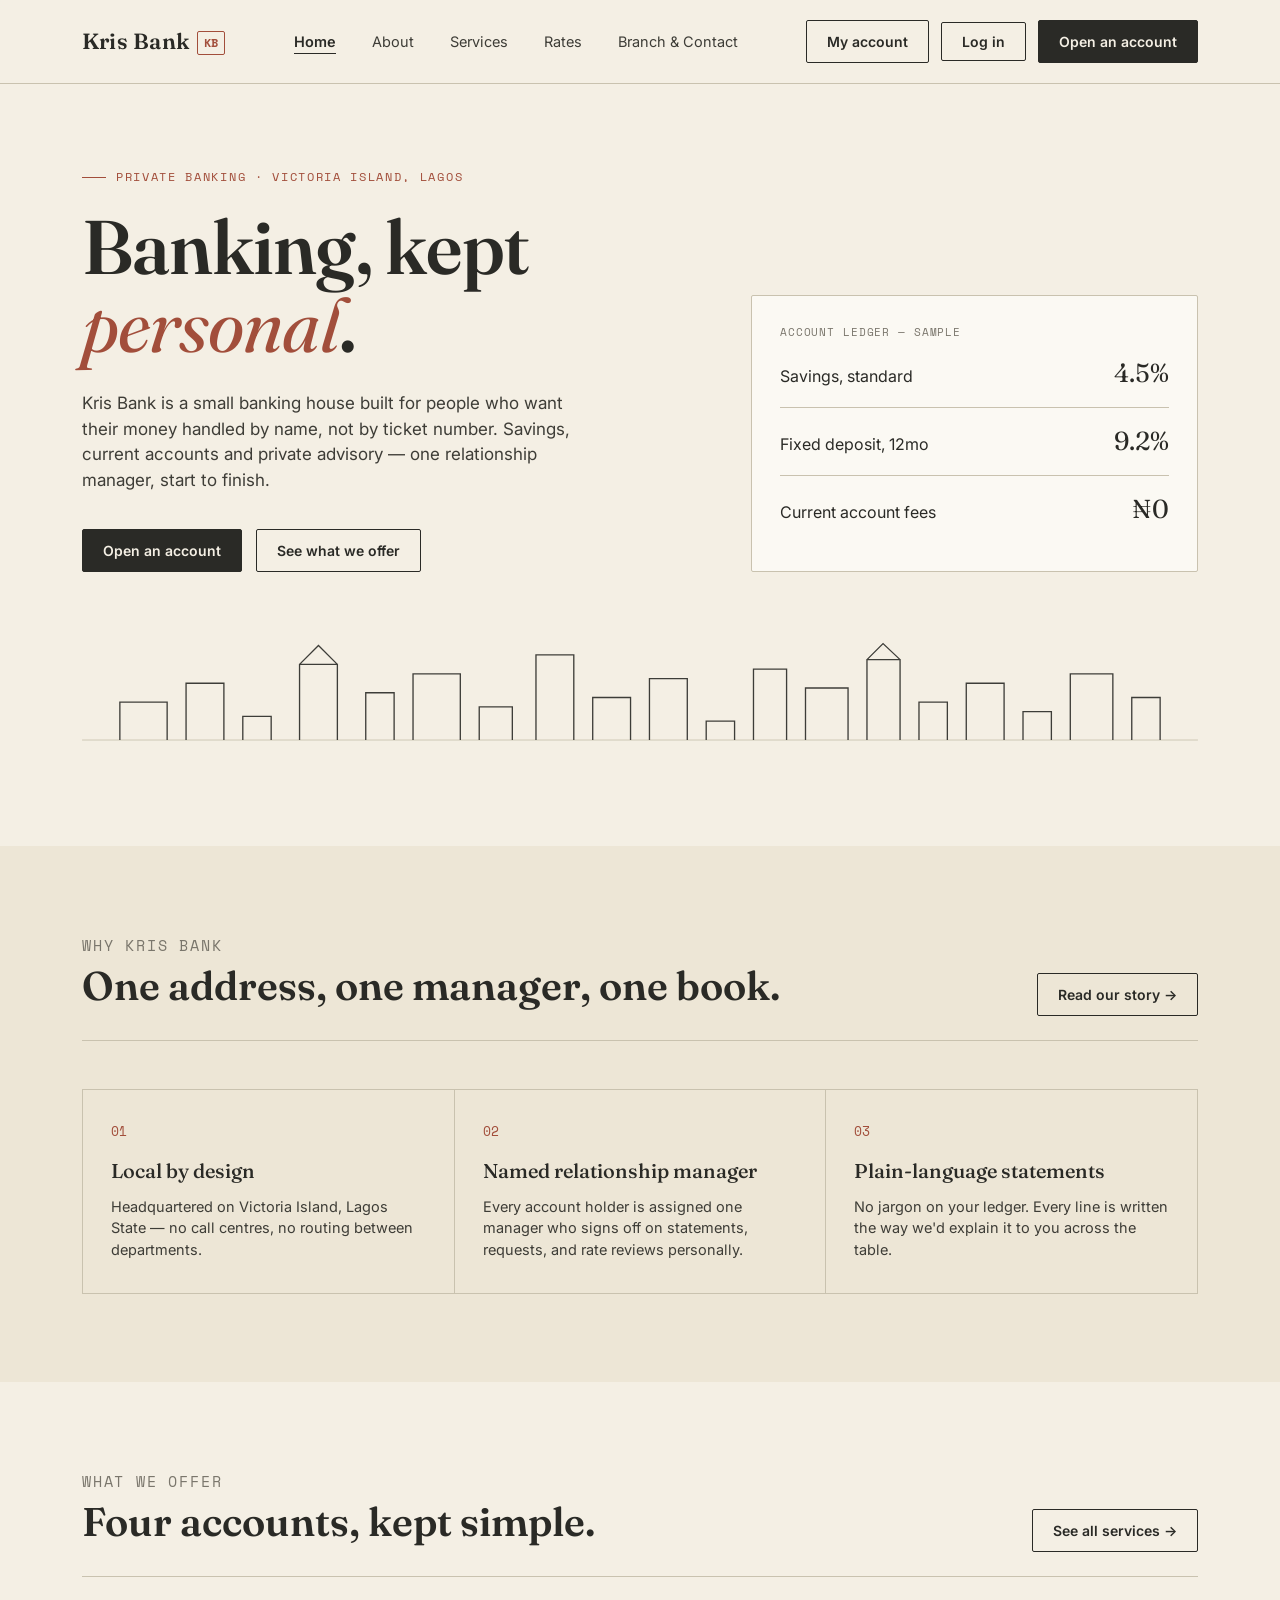
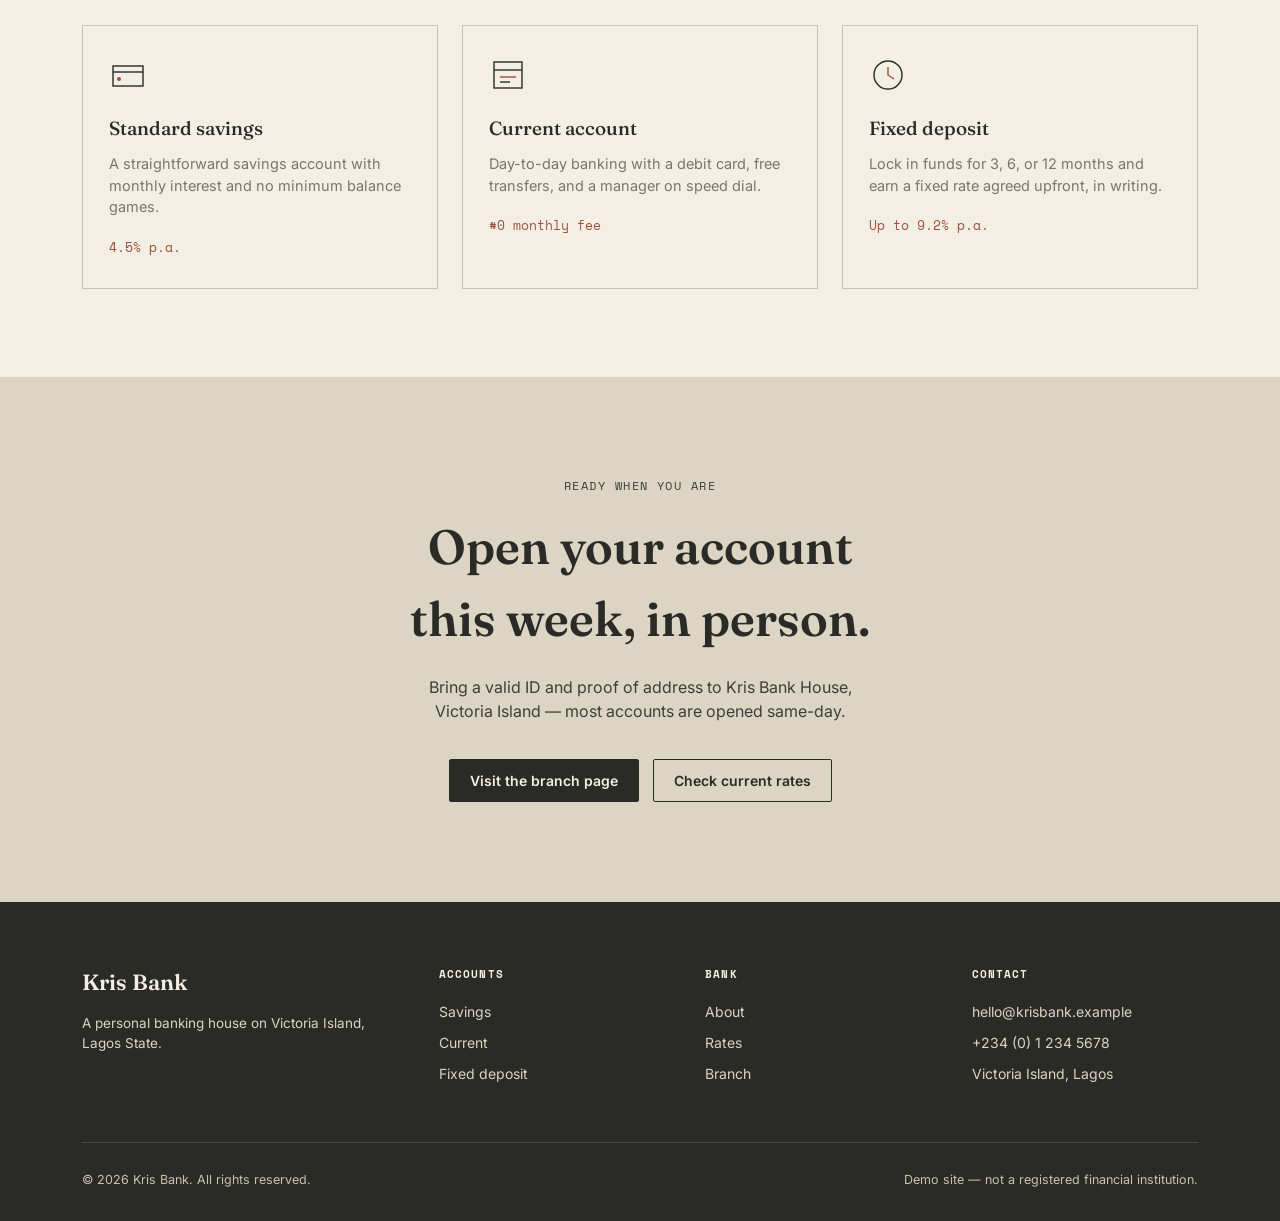
<file: index.html>
<!DOCTYPE html>
<html lang="en">
<head>
<meta charset="UTF-8">
<meta name="viewport" content="width=device-width, initial-scale=1.0">
<title>Kris Bank — Private Banking, Victoria Island</title>
<meta name="description" content="Kris Bank is a personal banking house in Victoria Island, Lagos. Savings, current accounts and private banking built around one relationship at a time.">
<link rel="preconnect" href="https://fonts.googleapis.com">
<link href="https://fonts.googleapis.com/css2?family=Fraunces:opsz,wght@9..144,400;9..144,500;9..144,600;9..144,700&family=Inter:wght@400;500;600&family=Space+Mono:wght@400;700&display=swap" rel="stylesheet">
<link rel="stylesheet" href="style.css">
</head>
<body>

<header>
  <nav>
    <a href="index.html" class="logo">Kris Bank <span class="mark">KB</span></a>
    <ul class="nav-links">
      <li><a href="index.html" class="active">Home</a></li>
      <li><a href="about.html">About</a></li>
      <li><a href="services.html">Services</a></li>
      <li><a href="rates.html">Rates</a></li>
      <li><a href="contact.html">Branch &amp; Contact</a></li>
    </ul>
    <div class="nav-cta">
      <a href="dashboard.html" class="btn btn-ghost">My account</a>
      <button class="btn btn-ghost" id="openLogin">Log in</button>
      <a href="contact.html" class="btn btn-primary">Open an account</a>
    </div>
    <button class="menu-toggle" id="menuToggle" aria-label="Toggle menu">MENU</button>
  </nav>
</header>

<main>

  <!-- HERO -->
  <section class="hero">
    <div class="wrap">
      <div class="hero-grid">
        <div>
          <p class="eyebrow">Private banking · Victoria Island, Lagos</p>
          <h1>Banking, kept <em>personal</em>.</h1>
          <p class="hero-sub">Kris Bank is a small banking house built for people who want their money handled by name, not by ticket number. Savings, current accounts and private advisory — one relationship manager, start to finish.</p>
          <div class="hero-actions">
            <a href="contact.html" class="btn btn-primary">Open an account</a>
            <a href="services.html" class="btn btn-ghost">See what we offer</a>
          </div>
        </div>
        <div class="hero-panel">
          <p class="label">Account ledger — sample</p>
          <div class="hero-stat">
            <span>Savings, standard</span>
            <span class="num">4.5%</span>
          </div>
          <div class="hero-stat">
            <span>Fixed deposit, 12mo</span>
            <span class="num">9.2%</span>
          </div>
          <div class="hero-stat">
            <span>Current account fees</span>
            <span class="num">₦0</span>
          </div>
        </div>
      </div>

      <svg class="skyline" viewBox="0 0 1180 120" fill="none" xmlns="http://www.w3.org/2000/svg" role="img" aria-label="Line illustration of the Victoria Island skyline">
        <line x1="0" y1="110" x2="1180" y2="110" stroke="#C9C2AF" stroke-width="1"/>
        <g stroke="#2A2A26" stroke-width="1.4" fill="none">
          <path d="M40 110 V70 H90 V110"/>
          <path d="M110 110 V50 H150 V110"/>
          <path d="M170 110 V85 H200 V110"/>
          <path d="M230 110 V30 H270 V110 M230 30 L250 10 L270 30"/>
          <path d="M300 110 V60 H330 V110"/>
          <path d="M350 110 V40 H400 V110"/>
          <path d="M420 110 V75 H455 V110"/>
          <path d="M480 110 V20 H520 V110"/>
          <path d="M540 110 V65 H580 V110"/>
          <path d="M600 110 V45 H640 V110"/>
          <path d="M660 110 V90 H690 V110"/>
          <path d="M710 110 V35 H745 V110"/>
          <path d="M765 110 V55 H810 V110"/>
          <path d="M830 110 V25 H865 V110 M830 25 L847 8 L865 25"/>
          <path d="M885 110 V70 H915 V110"/>
          <path d="M935 110 V50 H975 V110"/>
          <path d="M995 110 V80 H1025 V110"/>
          <path d="M1045 110 V40 H1090 V110"/>
          <path d="M1110 110 V65 H1140 V110"/>
        </g>
      </svg>
    </div>
  </section>

  <!-- ABOUT TEASER -->
  <section class="about">
    <div class="wrap">
      <div class="section-head">
        <div>
          <p class="kicker">Why Kris Bank</p>
          <h2>One address, one manager, one book.</h2>
        </div>
        <p><a href="about.html" class="btn btn-ghost">Read our story →</a></p>
      </div>
      <div class="trust-grid">
        <div class="trust-item">
          <span class="num">01</span>
          <h3>Local by design</h3>
          <p>Headquartered on Victoria Island, Lagos State — no call centres, no routing between departments.</p>
        </div>
        <div class="trust-item">
          <span class="num">02</span>
          <h3>Named relationship manager</h3>
          <p>Every account holder is assigned one manager who signs off on statements, requests, and rate reviews personally.</p>
        </div>
        <div class="trust-item">
          <span class="num">03</span>
          <h3>Plain-language statements</h3>
          <p>No jargon on your ledger. Every line is written the way we'd explain it to you across the table.</p>
        </div>
      </div>
    </div>
  </section>

  <!-- SERVICES TEASER -->
  <section>
    <div class="wrap">
      <div class="section-head">
        <div>
          <p class="kicker">What we offer</p>
          <h2>Four accounts, kept simple.</h2>
        </div>
        <p><a href="services.html" class="btn btn-ghost">See all services →</a></p>
      </div>
      <div class="services-grid">
        <div class="service-card">
          <svg class="icon" viewBox="0 0 38 38" fill="none"><rect x="4" y="10" width="30" height="20" stroke="#2A2A26" stroke-width="1.4"/><line x1="4" y1="16" x2="34" y2="16" stroke="#2A2A26" stroke-width="1.4"/><circle cx="10" cy="23" r="2" fill="#A24E3B"/></svg>
          <h3>Standard savings</h3>
          <p>A straightforward savings account with monthly interest and no minimum balance games.</p>
          <span class="rate">4.5% p.a.</span>
        </div>
        <div class="service-card">
          <svg class="icon" viewBox="0 0 38 38" fill="none"><rect x="5" y="6" width="28" height="26" stroke="#2A2A26" stroke-width="1.4"/><line x1="5" y1="14" x2="33" y2="14" stroke="#2A2A26" stroke-width="1.4"/><line x1="11" y1="21" x2="27" y2="21" stroke="#A24E3B" stroke-width="1.4"/><line x1="11" y1="26" x2="21" y2="26" stroke="#2A2A26" stroke-width="1.4"/></svg>
          <h3>Current account</h3>
          <p>Day-to-day banking with a debit card, free transfers, and a manager on speed dial.</p>
          <span class="rate">₦0 monthly fee</span>
        </div>
        <div class="service-card">
          <svg class="icon" viewBox="0 0 38 38" fill="none"><circle cx="19" cy="19" r="14" stroke="#2A2A26" stroke-width="1.4"/><path d="M19 11v8l6 4" stroke="#A24E3B" stroke-width="1.4" fill="none"/></svg>
          <h3>Fixed deposit</h3>
          <p>Lock in funds for 3, 6, or 12 months and earn a fixed rate agreed upfront, in writing.</p>
          <span class="rate">Up to 9.2% p.a.</span>
        </div>
      </div>
    </div>
  </section>

  <!-- CTA -->
  <section class="cta">
    <div class="wrap">
      <p class="kicker" style="margin-bottom:16px;">Ready when you are</p>
      <h2>Open your account this week, in person.</h2>
      <p>Bring a valid ID and proof of address to Kris Bank House, Victoria Island — most accounts are opened same-day.</p>
      <div class="cta-actions">
        <a href="contact.html" class="btn btn-primary">Visit the branch page</a>
        <a href="rates.html" class="btn btn-ghost">Check current rates</a>
      </div>
    </div>
  </section>

</main>

<footer>
  <div class="wrap">
    <div class="foot-grid">
      <div>
        <p class="foot-logo">Kris Bank</p>
        <p style="font-size:13.5px;max-width:32ch;">A personal banking house on Victoria Island, Lagos State.</p>
      </div>
      <div>
        <h4>Accounts</h4>
        <ul>
          <li><a href="services.html">Savings</a></li>
          <li><a href="services.html">Current</a></li>
          <li><a href="services.html">Fixed deposit</a></li>
        </ul>
      </div>
      <div>
        <h4>Bank</h4>
        <ul>
          <li><a href="about.html">About</a></li>
          <li><a href="rates.html">Rates</a></li>
          <li><a href="contact.html">Branch</a></li>
        </ul>
      </div>
      <div>
        <h4>Contact</h4>
        <ul>
          <li><a href="mailto:hello@krisbank.example">hello@krisbank.example</a></li>
          <li><a href="tel:+2341234567">+234 (0) 1 234 5678</a></li>
          <li>Victoria Island, Lagos</li>
        </ul>
      </div>
    </div>
    <div class="foot-bottom">
      <span>© 2026 Kris Bank. All rights reserved.</span>
      <span>Demo site — not a registered financial institution.</span>
    </div>
  </div>
</footer>

<!-- LOGIN MODAL (front-end demo only, no backend) -->
<div class="modal-overlay" id="loginOverlay">
  <div class="modal">
    <button class="close" id="closeLogin" aria-label="Close">✕</button>

    <div class="modal-tabs">
      <button type="button" class="modal-tab active" data-tab="login">Log in</button>
      <button type="button" class="modal-tab" data-tab="signup">Open account</button>
    </div>

    <div class="modal-pane" id="paneLogin">
      <h3>Welcome back</h3>
      <p class="sub">Log in to view your account ledger.</p>
      <form id="loginForm">
        <div class="field">
          <label for="loginEmail">Email address</label>
          <input
              type="email"
              id="loginEmail"
              placeholder="you@example.com"
              required
          >
        </div>

        <div class="field">
            <label for="loginPassword">Password</label>
            <input
                type="password"
                id="loginPassword"
                placeholder="Your password"
                required
            >
        </div>
        <p class="field-error" id="loginError"></p>
        <button type="submit" class="btn btn-primary">Log in</button>
      </form>
    </div>

    <div class="modal-pane" id="paneSignup" hidden>
      <h3>Open an account</h3>
      <form id="signupForm">
       <div class="field">
        <label for="signupFirstName">First name</label>
        <input
            type="text"
            id="signupFirstName"
            placeholder="Your first name"
            required
        >
        </div>

        <div class="field">
            <label for="signupLastName">Last name</label>
            <input
                type="text"
                id="signupLastName"
                placeholder="Your last name"
                required
            >
        </div>

        <div class="field">
            <label for="signupEmail">Email address</label>
            <input
                type="email"
                id="signupEmail"
                placeholder="you@example.com"
                required
            >
        </div>

        <div class="field">
            <label for="signupPhone">Phone number</label>
            <input
                type="tel"
                id="signupPhone"
                placeholder="08012345678"
                required
            >
        </div>

        <div class="field">
            <label for="signupPassword">Password</label>
            <input
                type="password"
                id="signupPassword"
                placeholder="Create a password"
                required
            >
        </div>

            <p class="field-error" id="signupError"></p>
            <button type="submit" class="btn btn-primary">Create account</button>
          </form>
        </div>

    </div>
  </div>

  <script src="script.js"></script>
</body>
</html>
</file>
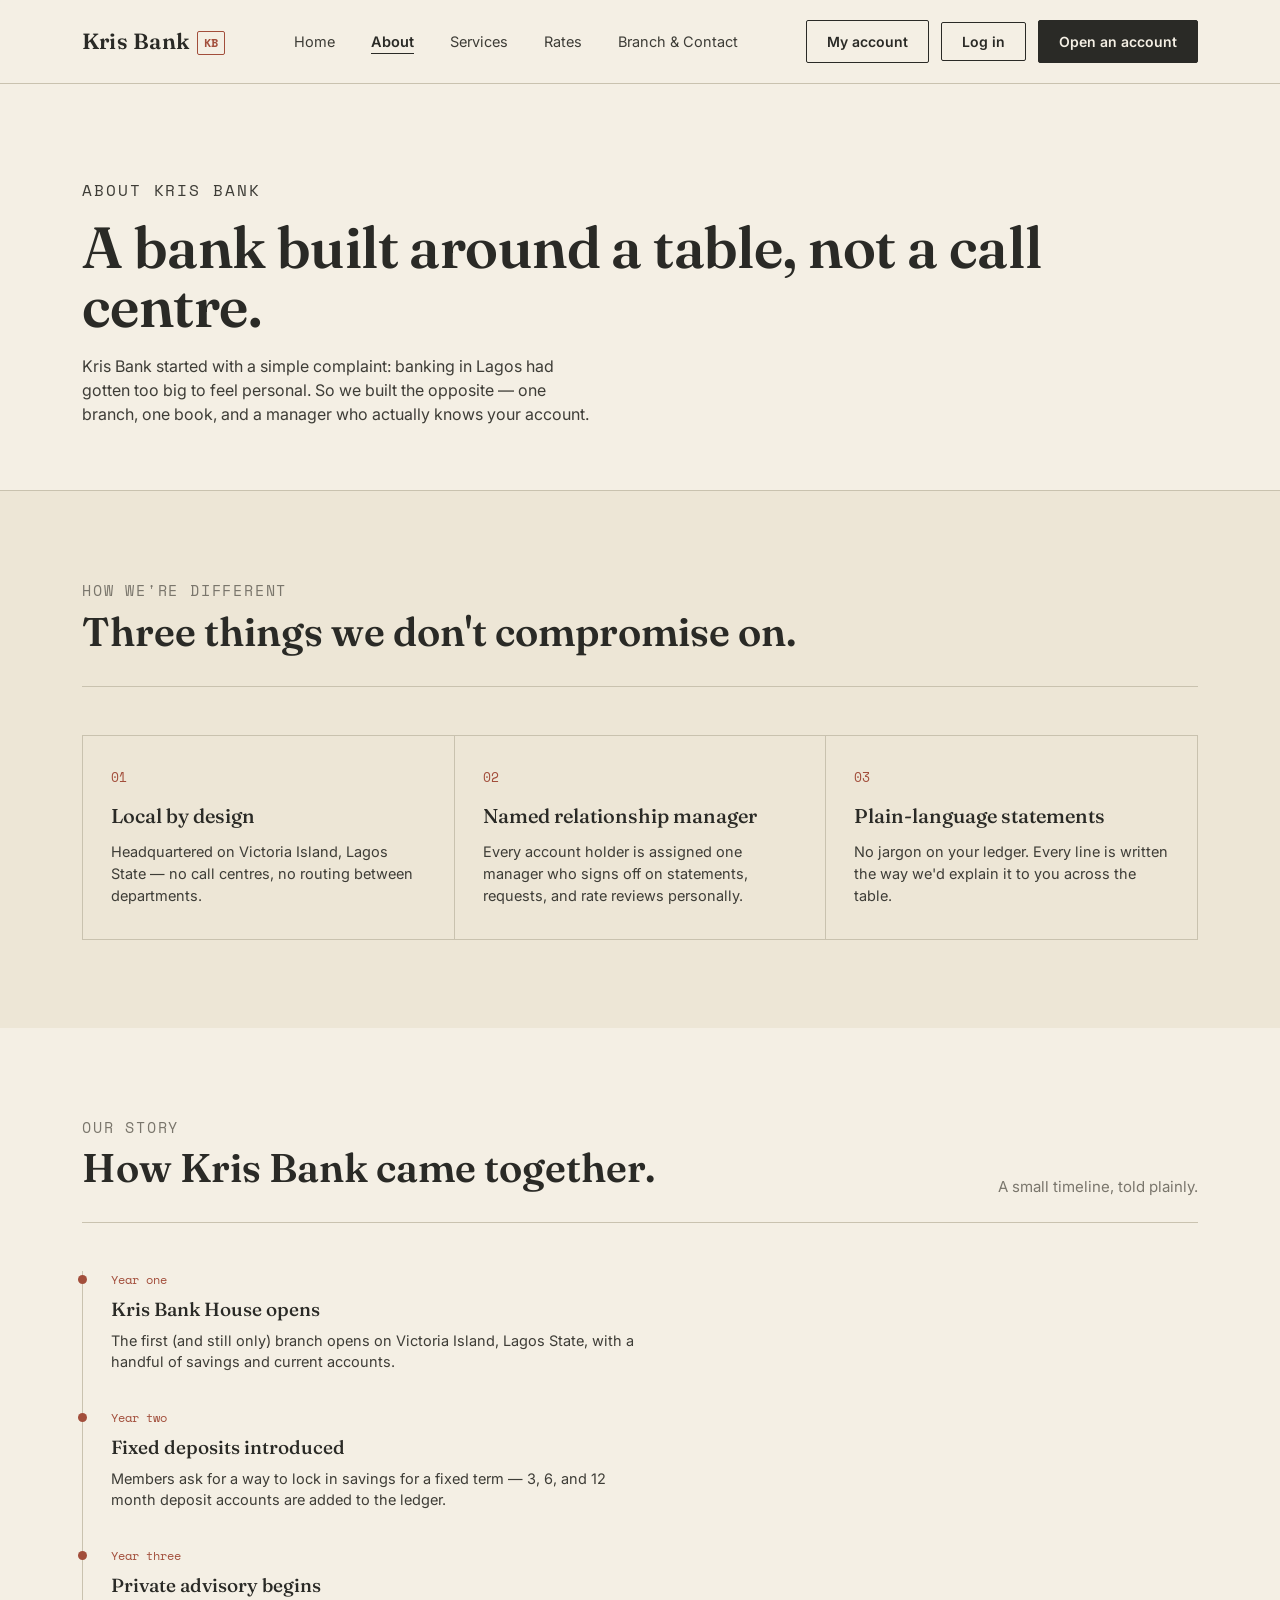
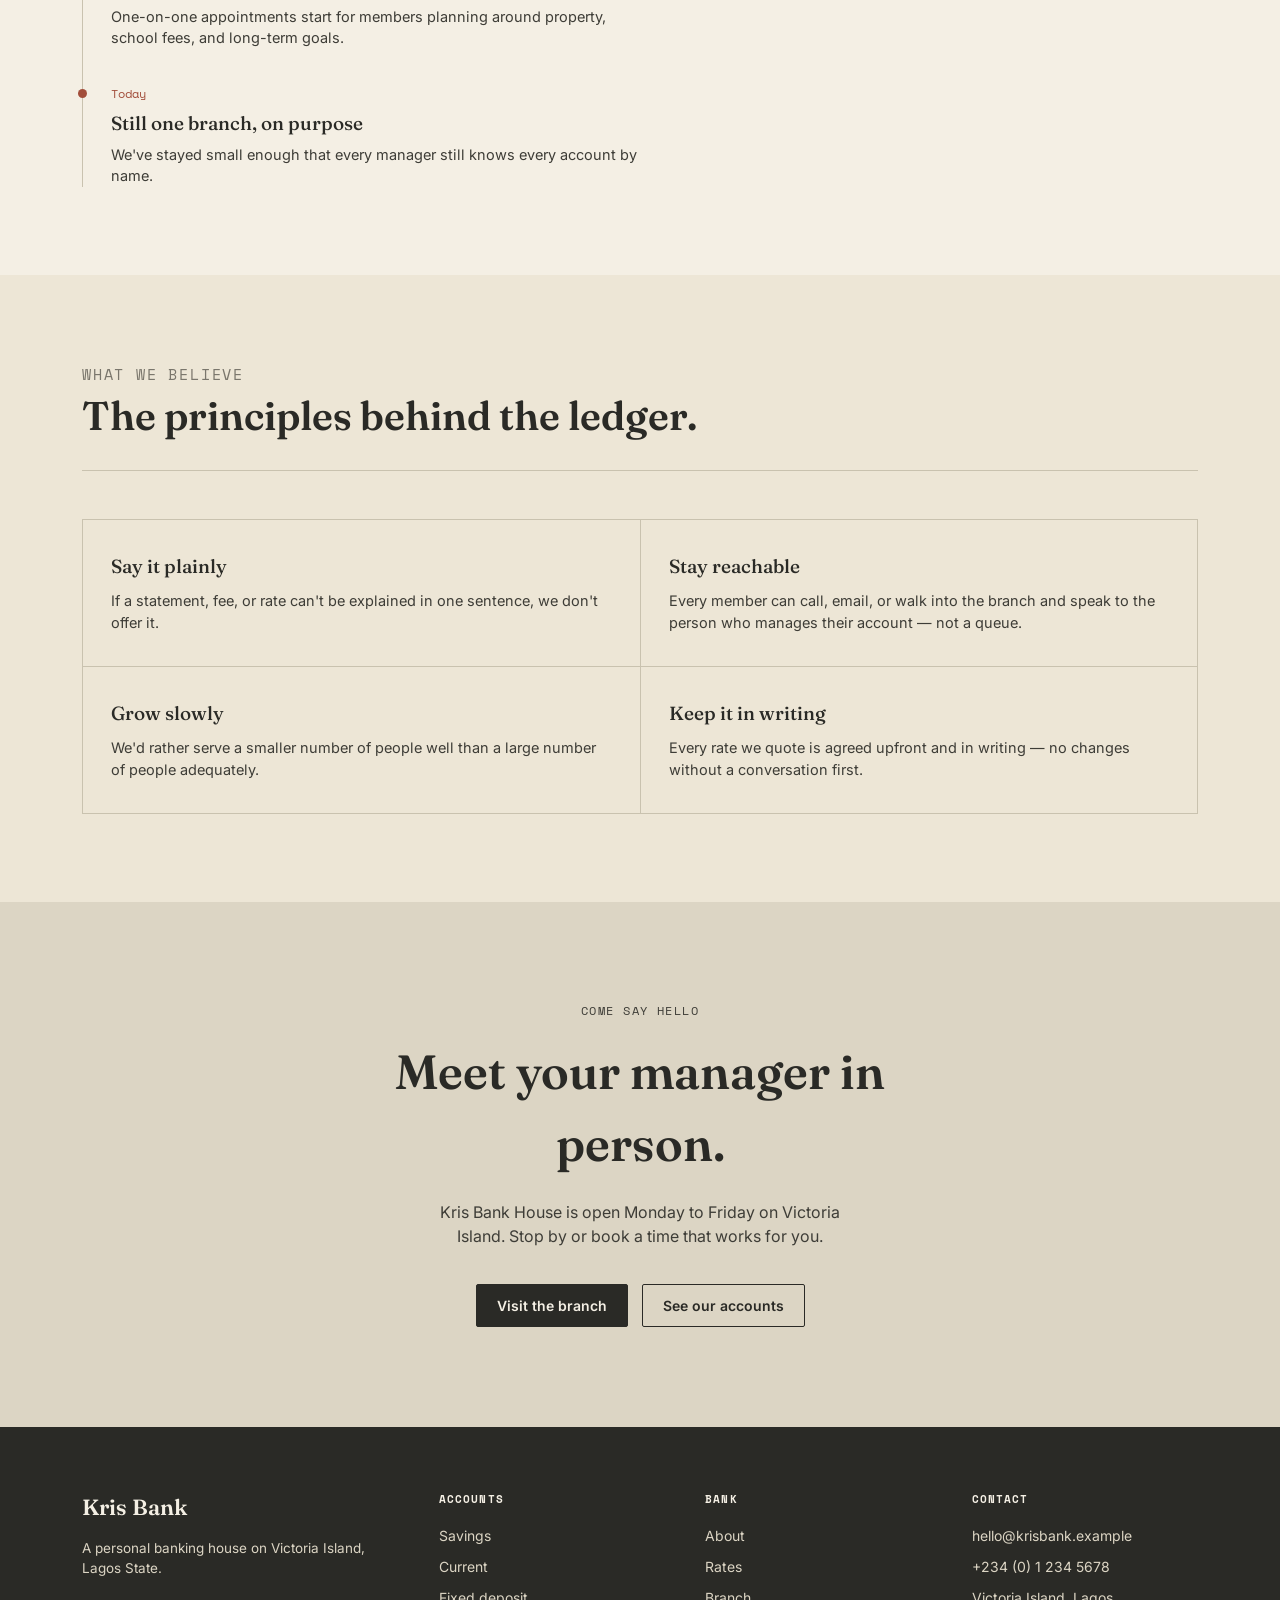
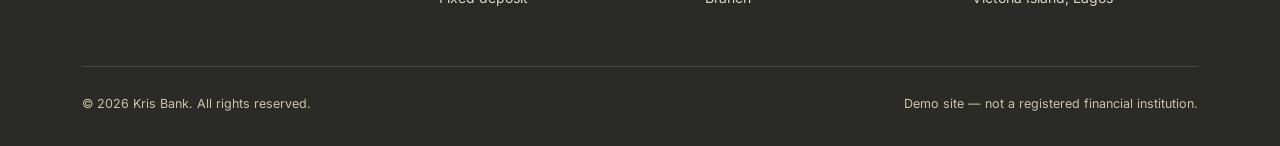
<file: about.html>
<!DOCTYPE html>
<html lang="en">
<head>
<meta charset="UTF-8">
<meta name="viewport" content="width=device-width, initial-scale=1.0">
<title>About — Kris Bank</title>
<meta name="description" content="Kris Bank is a personal banking house headquartered in Victoria Island, Lagos State. Learn about our story and how we work.">
<link rel="preconnect" href="https://fonts.googleapis.com">
<link href="https://fonts.googleapis.com/css2?family=Fraunces:opsz,wght@9..144,400;9..144,500;9..144,600;9..144,700&family=Inter:wght@400;500;600&family=Space+Mono:wght@400;700&display=swap" rel="stylesheet">
<link rel="stylesheet" href="style.css">
</head>
<body>

<header>
  <nav>
    <a href="index.html" class="logo">Kris Bank <span class="mark">KB</span></a>
    <ul class="nav-links">
      <li><a href="index.html">Home</a></li>
      <li><a href="about.html" class="active">About</a></li>
      <li><a href="services.html">Services</a></li>
      <li><a href="rates.html">Rates</a></li>
      <li><a href="contact.html">Branch &amp; Contact</a></li>
    </ul>
    <div class="nav-cta">
      <a href="dashboard.html" class="btn btn-ghost">My account</a>
      <button class="btn btn-ghost" id="openLogin">Log in</button>
      <a href="contact.html" class="btn btn-primary">Open an account</a>
    </div>
    <button class="menu-toggle" id="menuToggle" aria-label="Toggle menu">MENU</button>
  </nav>
</header>

<main>

  <section class="page-hero">
    <div class="wrap">
      <p class="kicker" style="margin-bottom:16px;">About Kris Bank</p>
      <h1>A bank built around a table, not a call centre.</h1>
      <p>Kris Bank started with a simple complaint: banking in Lagos had gotten too big to feel personal. So we built the opposite — one branch, one book, and a manager who actually knows your account.</p>
    </div>
  </section>

  <section class="about">
    <div class="wrap">
      <div class="section-head">
        <div>
          <p class="kicker">How we're different</p>
          <h2>Three things we don't compromise on.</h2>
        </div>
      </div>
      <div class="trust-grid">
        <div class="trust-item">
          <span class="num">01</span>
          <h3>Local by design</h3>
          <p>Headquartered on Victoria Island, Lagos State — no call centres, no routing between departments.</p>
        </div>
        <div class="trust-item">
          <span class="num">02</span>
          <h3>Named relationship manager</h3>
          <p>Every account holder is assigned one manager who signs off on statements, requests, and rate reviews personally.</p>
        </div>
        <div class="trust-item">
          <span class="num">03</span>
          <h3>Plain-language statements</h3>
          <p>No jargon on your ledger. Every line is written the way we'd explain it to you across the table.</p>
        </div>
      </div>
    </div>
  </section>

  <section>
    <div class="wrap">
      <div class="section-head">
        <div>
          <p class="kicker">Our story</p>
          <h2>How Kris Bank came together.</h2>
        </div>
        <p>A small timeline, told plainly.</p>
      </div>
      <div class="timeline">
        <div class="timeline-item">
          <span class="yr">Year one</span>
          <h3>Kris Bank House opens</h3>
          <p>The first (and still only) branch opens on Victoria Island, Lagos State, with a handful of savings and current accounts.</p>
        </div>
        <div class="timeline-item">
          <span class="yr">Year two</span>
          <h3>Fixed deposits introduced</h3>
          <p>Members ask for a way to lock in savings for a fixed term — 3, 6, and 12 month deposit accounts are added to the ledger.</p>
        </div>
        <div class="timeline-item">
          <span class="yr">Year three</span>
          <h3>Private advisory begins</h3>
          <p>One-on-one appointments start for members planning around property, school fees, and long-term goals.</p>
        </div>
        <div class="timeline-item">
          <span class="yr">Today</span>
          <h3>Still one branch, on purpose</h3>
          <p>We've stayed small enough that every manager still knows every account by name.</p>
        </div>
      </div>
    </div>
  </section>

  <section class="about">
    <div class="wrap">
      <div class="section-head">
        <div>
          <p class="kicker">What we believe</p>
          <h2>The principles behind the ledger.</h2>
        </div>
      </div>
      <div class="values-grid">
        <div class="value-item">
          <h3>Say it plainly</h3>
          <p>If a statement, fee, or rate can't be explained in one sentence, we don't offer it.</p>
        </div>
        <div class="value-item">
          <h3>Stay reachable</h3>
          <p>Every member can call, email, or walk into the branch and speak to the person who manages their account — not a queue.</p>
        </div>
        <div class="value-item">
          <h3>Grow slowly</h3>
          <p>We'd rather serve a smaller number of people well than a large number of people adequately.</p>
        </div>
        <div class="value-item">
          <h3>Keep it in writing</h3>
          <p>Every rate we quote is agreed upfront and in writing — no changes without a conversation first.</p>
        </div>
      </div>
    </div>
  </section>

  <section class="cta">
    <div class="wrap">
      <p class="kicker" style="margin-bottom:16px;">Come say hello</p>
      <h2>Meet your manager in person.</h2>
      <p>Kris Bank House is open Monday to Friday on Victoria Island. Stop by or book a time that works for you.</p>
      <div class="cta-actions">
        <a href="contact.html" class="btn btn-primary">Visit the branch</a>
        <a href="services.html" class="btn btn-ghost">See our accounts</a>
      </div>
    </div>
  </section>

</main>

<footer>
  <div class="wrap">
    <div class="foot-grid">
      <div>
        <p class="foot-logo">Kris Bank</p>
        <p style="font-size:13.5px;max-width:32ch;">A personal banking house on Victoria Island, Lagos State.</p>
      </div>
      <div>
        <h4>Accounts</h4>
        <ul>
          <li><a href="services.html">Savings</a></li>
          <li><a href="services.html">Current</a></li>
          <li><a href="services.html">Fixed deposit</a></li>
        </ul>
      </div>
      <div>
        <h4>Bank</h4>
        <ul>
          <li><a href="about.html">About</a></li>
          <li><a href="rates.html">Rates</a></li>
          <li><a href="contact.html">Branch</a></li>
        </ul>
      </div>
      <div>
        <h4>Contact</h4>
        <ul>
          <li><a href="mailto:hello@krisbank.example">hello@krisbank.example</a></li>
          <li><a href="tel:+2341234567">+234 (0) 1 234 5678</a></li>
          <li>Victoria Island, Lagos</li>
        </ul>
      </div>
    </div>
    <div class="foot-bottom">
      <span>© 2026 Kris Bank. All rights reserved.</span>
      <span>Demo site — not a registered financial institution.</span>
    </div>
  </div>
</footer>

<div class="modal-overlay" id="loginOverlay">
  <div class="modal">
    <button class="close" id="closeLogin" aria-label="Close">✕</button>

    <div class="modal-tabs">
      <button type="button" class="modal-tab active" data-tab="login">Log in</button>
      <button type="button" class="modal-tab" data-tab="signup">Open account</button>
    </div>

    <div class="modal-pane" id="paneLogin">
      <h3>Welcome back</h3>
      <p class="sub">Log in to view your account ledger.</p>
      <form id="loginForm">
        <div class="field">
          <label for="loginEmail">Email address</label>
          <input
              type="email"
              id="loginEmail"
              placeholder="you@example.com"
              required
          >
        </div>

        <div class="field">
            <label for="loginPassword">Password</label>
            <input
                type="password"
                id="loginPassword"
                placeholder="Your password"
                required
            >
        </div>
        <p class="field-error" id="loginError"></p>
        <button type="submit" class="btn btn-primary">Log in</button>
      </form>
    </div>

    <div class="modal-pane" id="paneSignup" hidden>
      <h3>Open an account</h3>
      <form id="signupForm">
       <div class="field">
        <label for="signupFirstName">First name</label>
        <input
            type="text"
            id="signupFirstName"
            placeholder="Your first name"
            required
        >
        </div>

        <div class="field">
            <label for="signupLastName">Last name</label>
            <input
                type="text"
                id="signupLastName"
                placeholder="Your last name"
                required
            >
        </div>

        <div class="field">
            <label for="signupEmail">Email address</label>
            <input
                type="email"
                id="signupEmail"
                placeholder="you@example.com"
                required
            >
        </div>

        <div class="field">
            <label for="signupPhone">Phone number</label>
            <input
                type="tel"
                id="signupPhone"
                placeholder="08012345678"
                required
            >
        </div>

        <div class="field">
            <label for="signupPassword">Password</label>
            <input
                type="password"
                id="signupPassword"
                placeholder="Create a password"
                required
            >
        </div>

            <p class="field-error" id="signupError"></p>
            <button type="submit" class="btn btn-primary">Create account</button>
          </form>
        </div>


  </div>
</div>

<script src="script.js"></script>
</body>
</html>
</file>
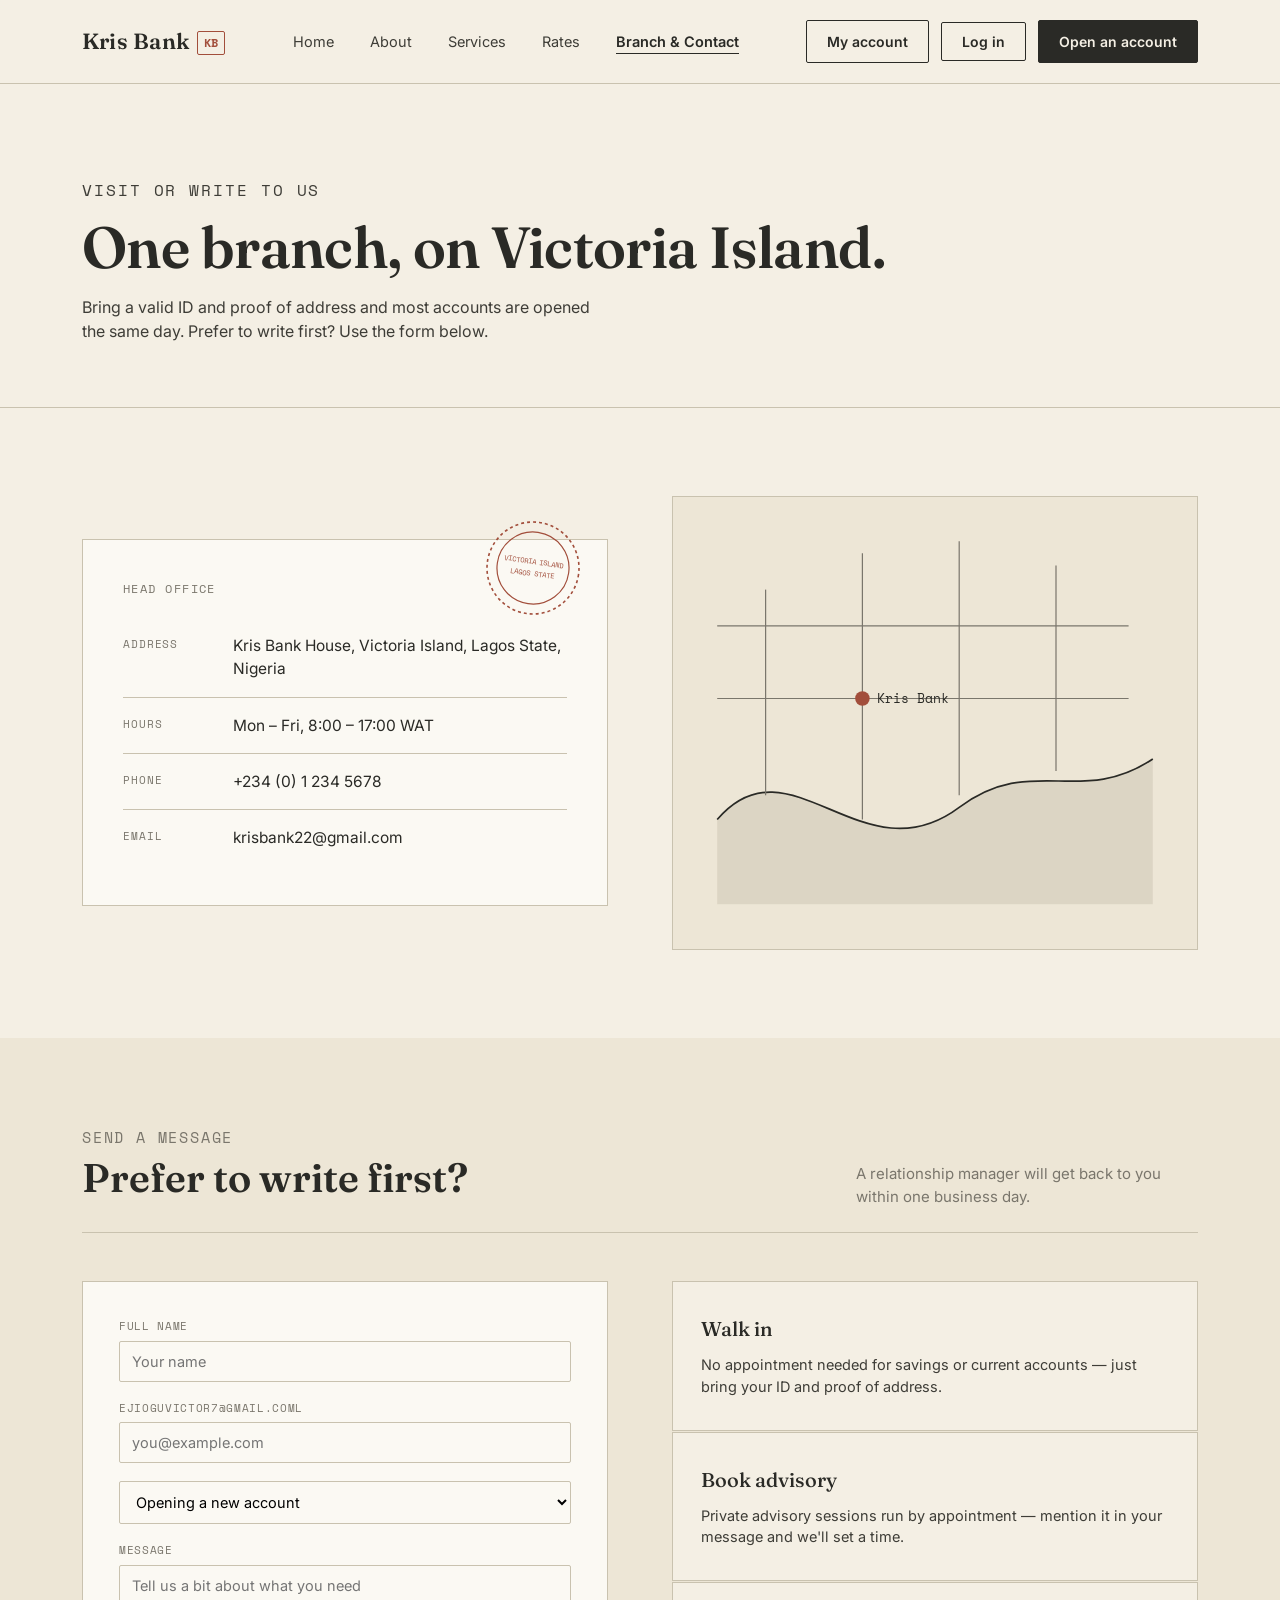
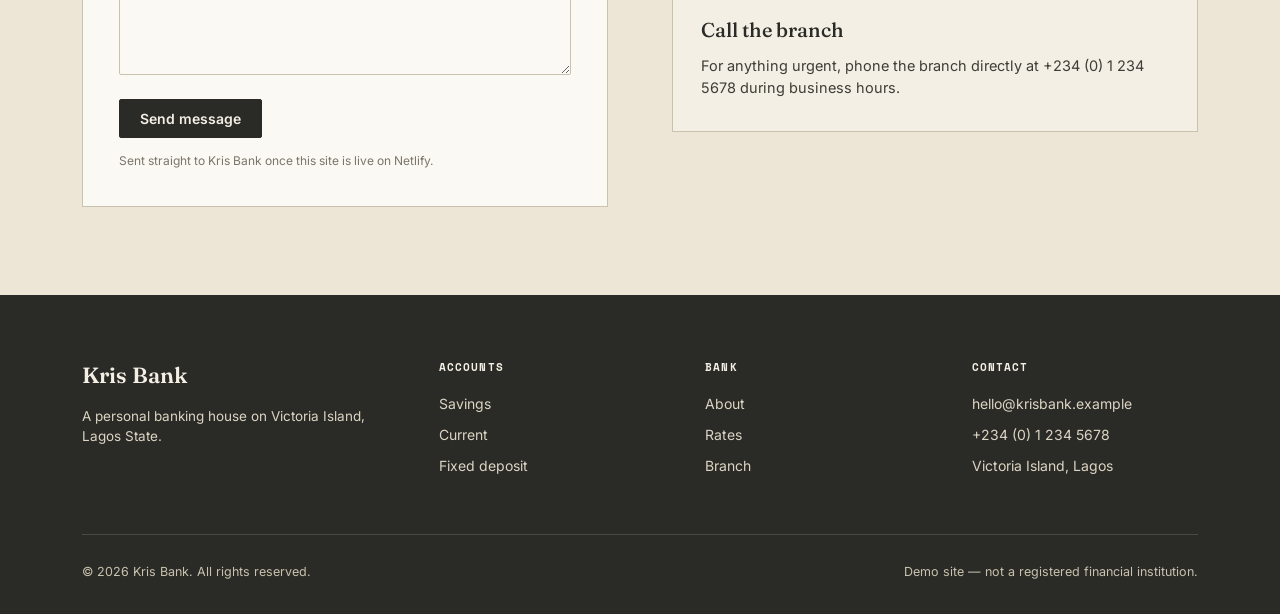
<file: contact.html>
<!DOCTYPE html>
<html lang="en">
<head>
<meta charset="UTF-8">
<meta name="viewport" content="width=device-width, initial-scale=1.0">
<title>Branch &amp; Contact — Kris Bank</title>
<meta name="description" content="Visit Kris Bank House on Victoria Island, Lagos State, or send us a message. Branch hours, address, phone and email.">
<link rel="preconnect" href="https://fonts.googleapis.com">
<link href="https://fonts.googleapis.com/css2?family=Fraunces:opsz,wght@9..144,400;9..144,500;9..144,600;9..144,700&family=Inter:wght@400;500;600&family=Space+Mono:wght@400;700&display=swap" rel="stylesheet">
<link rel="stylesheet" href="style.css">
</head>
<body>

<header>
  <nav>
    <a href="index.html" class="logo">Kris Bank <span class="mark">KB</span></a>
    <ul class="nav-links">
      <li><a href="index.html">Home</a></li>
      <li><a href="about.html">About</a></li>
      <li><a href="services.html">Services</a></li>
      <li><a href="rates.html">Rates</a></li>
      <li><a href="contact.html" class="active">Branch &amp; Contact</a></li>
    </ul>
    <div class="nav-cta">
      <a href="dashboard.html" class="btn btn-ghost">My account</a>
      <button class="btn btn-ghost" id="openLogin">Log in</button>
      <a href="#contact-form" class="btn btn-primary">Open an account</a>
    </div>
    <button class="menu-toggle" id="menuToggle" aria-label="Toggle menu">MENU</button>
  </nav>
</header>

<main>

  <section class="page-hero">
    <div class="wrap">
      <p class="kicker" style="margin-bottom:16px;">Visit or write to us</p>
      <h1>One branch, on Victoria Island.</h1>
      <p>Bring a valid ID and proof of address and most accounts are opened the same day. Prefer to write first? Use the form below.</p>
    </div>
  </section>

  <section id="location">
    <div class="wrap">
      <div class="location">
        <div class="stamp-card">
          <svg class="stamp" viewBox="0 0 100 100" fill="none">
            <circle cx="50" cy="50" r="46" stroke="#A24E3B" stroke-width="1.6" stroke-dasharray="3 3"/>
            <circle cx="50" cy="50" r="36" stroke="#A24E3B" stroke-width="1.2"/>
            <text x="50" y="46" text-anchor="middle" font-family="Space Mono, monospace" font-size="7" fill="#A24E3B">VICTORIA ISLAND</text>
            <text x="50" y="58" text-anchor="middle" font-family="Space Mono, monospace" font-size="7" fill="#A24E3B">LAGOS STATE</text>
          </svg>
          <p class="kicker" style="margin-bottom:20px;">Head office</p>
          <div class="addr-line">
            <span class="k">Address</span>
            <span class="v">Kris Bank House, Victoria Island, Lagos State, Nigeria</span>
          </div>
          <div class="addr-line">
            <span class="k">Hours</span>
            <span class="v">Mon – Fri, 8:00 – 17:00 WAT</span>
          </div>
          <div class="addr-line">
            <span class="k">Phone</span>
            <span class="v">+234 (0) 1 234 5678</span>
          </div>
          <div class="addr-line">
            <span class="k">Email</span>
            <span class="v">krisbank22@gmail.com</span>
          </div>
        </div>
        <div class="map-art">
          <svg viewBox="0 0 400 340" fill="none" xmlns="http://www.w3.org/2000/svg" role="img" aria-label="Abstract line map of Victoria Island, Lagos">
            <path d="M20 250 C 80 180, 140 300, 220 240 C 280 195, 320 240, 380 200 L 380 320 L 20 320 Z" fill="#DCD5C4"/>
            <path d="M20 250 C 80 180, 140 300, 220 240 C 280 195, 320 240, 380 200" stroke="#2A2A26" stroke-width="1.4" fill="none"/>
            <g stroke="#7A766C" stroke-width="1">
              <line x1="60" y1="60" x2="60" y2="230"/>
              <line x1="140" y1="30" x2="140" y2="250"/>
              <line x1="220" y1="20" x2="220" y2="230"/>
              <line x1="300" y1="40" x2="300" y2="210"/>
              <line x1="20" y1="90" x2="360" y2="90"/>
              <line x1="20" y1="150" x2="360" y2="150"/>
            </g>
            <circle cx="140" cy="150" r="6" fill="#A24E3B"/>
            <text x="152" y="154" font-family="Space Mono, monospace" font-size="11" fill="#2A2A26">Kris Bank</text>
          </svg>
        </div>
      </div>
    </div>
  </section>

  <section class="about" id="contact-form">
    <div class="wrap">
      <div class="section-head">
        <div>
          <p class="kicker">Send a message</p>
          <h2>Prefer to write first?</h2>
        </div>
        <p>A relationship manager will get back to you within one business day.</p>
      </div>
      <div class="contact-grid">
        <div class="form-card">
          <form id="contactForm" name="contact" method="POST" data-netlify="true" netlify-honeypot="bot-field">
            <input type="hidden" name="form-name" value="contact">
            <p class="visually-hidden">
              <label><input name="bot-field"></label>
            </p>
            <div class="field">
              <label for="name">Full name</label>
              <input type="text" id="name" name="name" placeholder="Your name" required>
            </div>
            <div class="field">
              <label for="email">ejioguvictor7@gmail.coml</label>
              <input type="email" id="email" name="email" placeholder="you@example.com" required>
            </div>
            <div class="field">
              
              <select id="reason" name="reason">
                <option>Opening a new account</option>
                <option>Fixed deposit rates</option>
                <option>Private advisory</option>
                <option>Something else</option>
              </select>
            </div>
            <div class="field">
              <label for="message">Message</label>
              <textarea id="message" name="message" placeholder="Tell us a bit about what you need" required></textarea>
            </div>
            <button type="submit" class="btn btn-primary">Send message</button>
            <p class="form-note" id="contactFormNote">Sent straight to Kris Bank once this site is live on Netlify.</p>
          </form>
        </div>
        <div>
          <div class="trust-item" style="background:var(--cream);border:1px solid var(--grey-line);margin-bottom:1px;">
            <h3>Walk in</h3>
            <p>No appointment needed for savings or current accounts — just bring your ID and proof of address.</p>
          </div>
          <div class="trust-item" style="background:var(--cream);border:1px solid var(--grey-line);margin-bottom:1px;">
            <h3>Book advisory</h3>
            <p>Private advisory sessions run by appointment — mention it in your message and we'll set a time.</p>
          </div>
          <div class="trust-item" style="background:var(--cream);border:1px solid var(--grey-line);">
            <h3>Call the branch</h3>
            <p>For anything urgent, phone the branch directly at +234 (0) 1 234 5678 during business hours.</p>
          </div>
        </div>
      </div>
    </div>
  </section>

</main>

<footer>
  <div class="wrap">
    <div class="foot-grid">
      <div>
        <p class="foot-logo">Kris Bank</p>
        <p style="font-size:13.5px;max-width:32ch;">A personal banking house on Victoria Island, Lagos State.</p>
      </div>
      <div>
        <h4>Accounts</h4>
        <ul>
          <li><a href="services.html">Savings</a></li>
          <li><a href="services.html">Current</a></li>
          <li><a href="services.html">Fixed deposit</a></li>
        </ul>
      </div>
      <div>
        <h4>Bank</h4>
        <ul>
          <li><a href="about.html">About</a></li>
          <li><a href="rates.html">Rates</a></li>
          <li><a href="contact.html">Branch</a></li>
        </ul>
      </div>
      <div>
        <h4>Contact</h4>
        <ul>
          <li><a href="mailto:hello@krisbank.example">hello@krisbank.example</a></li>
          <li><a href="tel:+2341234567">+234 (0) 1 234 5678</a></li>
          <li>Victoria Island, Lagos</li>
        </ul>
      </div>
    </div>
    <div class="foot-bottom">
      <span>© 2026 Kris Bank. All rights reserved.</span>
      <span>Demo site — not a registered financial institution.</span>
    </div>
  </div>
</footer>

<div class="modal-overlay" id="loginOverlay">
  <div class="modal">
    <button class="close" id="closeLogin" aria-label="Close">✕</button>

    <div class="modal-tabs">
      <button type="button" class="modal-tab active" data-tab="login">Log in</button>
      <button type="button" class="modal-tab" data-tab="signup">Open account</button>
    </div>

    <div class="modal-pane" id="paneLogin">
      <h3>Welcome back</h3>
      <p class="sub">Log in to view your account ledger.</p>
      <form id="loginForm">
        <div class="field">
          <label for="loginEmail">Email address</label>
          <input
              type="email"
              id="loginEmail"
              placeholder="you@example.com"
              required
          >
        </div>

        <div class="field">
            <label for="loginPassword">Password</label>
            <input
                type="password"
                id="loginPassword"
                placeholder="Your password"
                required
            >
        </div>
        <p class="field-error" id="loginError"></p>
        <button type="submit" class="btn btn-primary">Log in</button>
      </form>
    </div>

    <div class="modal-pane" id="paneSignup" hidden>
      <h3>Open an account</h3>
      <form id="signupForm">
       <div class="field">
        <label for="signupFirstName">First name</label>
        <input
            type="text"
            id="signupFirstName"
            placeholder="Your first name"
            required
        >
        </div>

        <div class="field">
            <label for="signupLastName">Last name</label>
            <input
                type="text"
                id="signupLastName"
                placeholder="Your last name"
                required
            >
        </div>

        <div class="field">
            <label for="signupEmail">Email address</label>
            <input
                type="email"
                id="signupEmail"
                placeholder="you@example.com"
                required
            >
        </div>

        <div class="field">
            <label for="signupPhone">Phone number</label>
            <input
                type="tel"
                id="signupPhone"
                placeholder="08012345678"
                required
            >
        </div>

        <div class="field">
            <label for="signupPassword">Password</label>
            <input
                type="password"
                id="signupPassword"
                placeholder="Create a password"
                required
            >
        </div>

            <p class="field-error" id="signupError"></p>
            <button type="submit" class="btn btn-primary">Create account</button>
          </form>
        </div>


  </div>
</div>

<script src="script.js"></script>
</body>
</html>
</file>
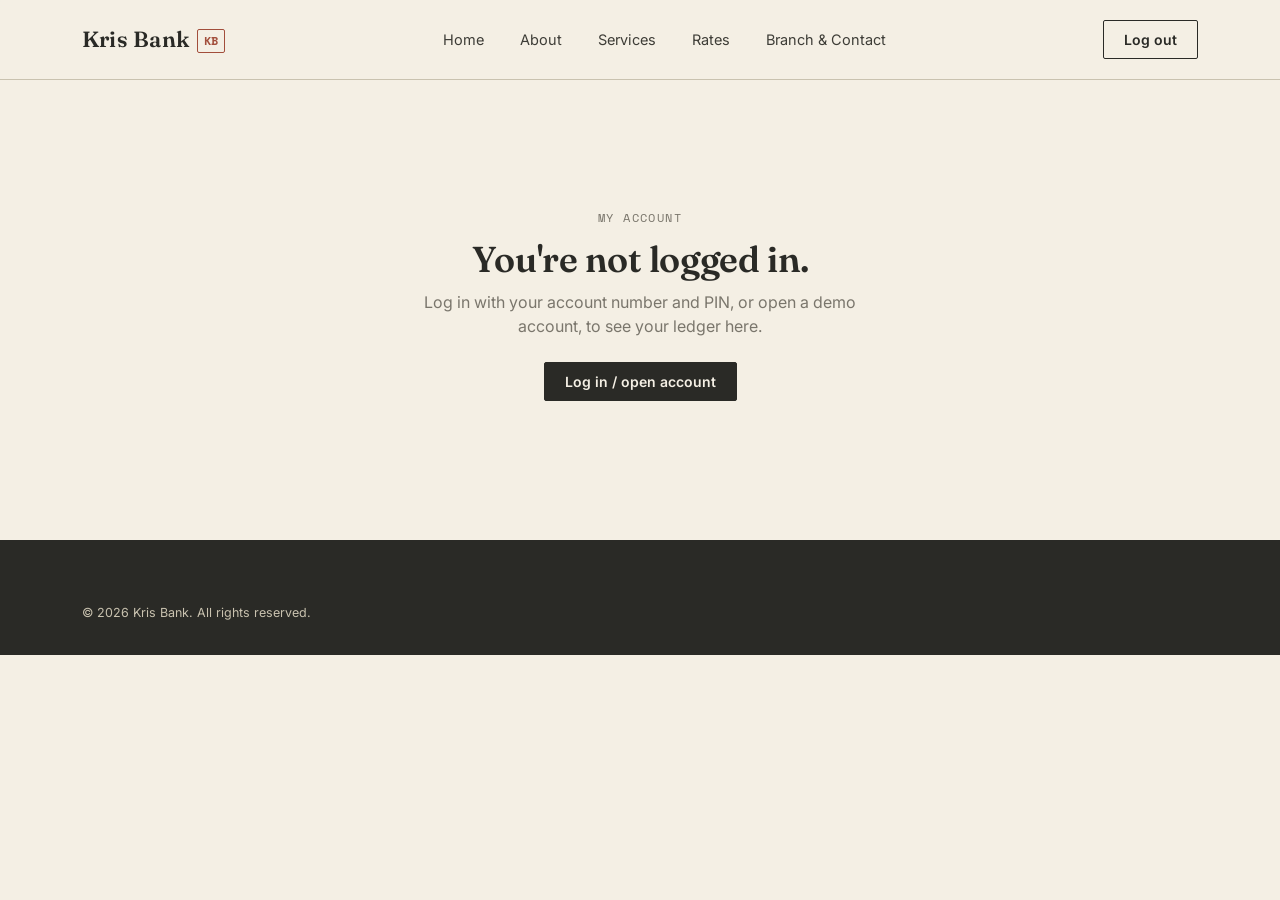
<file: dashboard (2).html>
<!DOCTYPE html>
<html lang="en">
<head>
<meta charset="UTF-8">
<meta name="viewport" content="width=device-width, initial-scale=1.0">
<title>My Account — Kris Bank</title>
<meta name="robots" content="noindex">
<link rel="preconnect" href="https://fonts.googleapis.com">
<link href="https://fonts.googleapis.com/css2?family=Fraunces:opsz,wght@9..144,400;9..144,500;9..144,600;9..144,700&family=Inter:wght@400;500;600&family=Space+Mono:wght@400;700&display=swap" rel="stylesheet">
<link rel="stylesheet" href="style.css">
</head>
<body>

<header>
  <nav>
    <a href="index.html" class="logo">Kris Bank <span class="mark">KB</span></a>
    <ul class="nav-links">
      <li><a href="index.html">Home</a></li>
      <li><a href="about.html">About</a></li>
      <li><a href="services.html">Services</a></li>
      <li><a href="rates.html">Rates</a></li>
      <li><a href="contact.html">Branch &amp; Contact</a></li>
    </ul>
    <div class="nav-cta">
      <button class="btn btn-ghost" id="logoutBtn">Log out</button>
    </div>
    <button class="menu-toggle" id="menuToggle" aria-label="Toggle menu">MENU</button>
  </nav>
</header>

<main id="dashboardRoot">

  <!-- Shown when nobody is logged in -->
  <div class="gate" id="gate" hidden>
    <p class="kicker" style="margin-bottom:14px;">My account</p>
    <h1>You're not logged in.</h1>
    <p>Log in with your account number and PIN, or open a demo account, to see your ledger here.</p>
    <button class="btn btn-primary" id="openLogin">Log in / open account</button>
  </div>

  
  <div id="dashboardContent" hidden>
    <section class="dash-header">
      <div class="wrap" style="display:flex;justify-content:space-between;align-items:flex-end;flex-wrap:wrap;gap:20px;width:100%;">
        <div>
          <p class="kicker" style="margin-bottom:10px;">My account</p>
          <h1 id="dashName">—</h1>
          <p><span id="dashAcctType">—</span> · Account no. <span id="dashAcctNumber">—</span></p>
        </div>
      </div>
    </section>

    <section>
      <div class="wrap">
        <div class="dash-grid">

          <div>
            <div class="balance-card">
              <p class="kicker">Available balance</p>
              <p class="amount" id="dashBalance">₦100,000</p>
              <div class="meta">
                <span>Kris Bank</span>
                <span>Victoria Island, Lagos</span>
              </div>
            </div>

            <div class="action-card" style="margin-top:20px;">
              <h3>Add a deposit</h3>
              <form id="depositForm">
                <div class="action-row">
                  <div class="field">
                    <label for="depositAmount">Amount (₦20,000)</label>
                    <input type="number" id="depositAmount" min="1" step="100" placeholder="10000" required>
                  </div>
                </div>
                <div class="field">
                  <label for="depositDesc">Description (optional)</label>
                  <input type="text" id="depositDesc" placeholder="e.g. Salary">
                </div>
                <p class="field-error" id="depositMsg"></p>
                <button type="submit" class="btn btn-primary">Deposit</button>
              </form>
            </div>

            <div class="action-card">
              <h3>Send money</h3>
              <p style="font-size:13px;color:var(--grey-mid);margin-bottom:16px;">Sends to another Kris Bank demo account created in this browser.</p>
              <form id="transferForm">
                <div class="field">
                  <label for="transferTo">Recipient account number</label>
                  <input type="text" id="transferTo" inputmode="numeric" placeholder="10-digit account number" required>
                </div>
                <div class="field">
                  <label for="transferAmount">Amount (₦)</label>
                  <input type="number" id="transferAmount" min="1" step="100" placeholder="5000" required>
                </div>
                <div class="field">
                  <label for="transferDesc">Note (optional)</label>
                  <input type="text" id="transferDesc" placeholder="e.g. Rent">
                </div>
                <p class="field-error" id="transferMsg"></p>
                <button type="submit" class="btn btn-primary">Send</button>
              </form>
            </div>
          </div>

          <div class="ledger-card">
            <table>
              <thead>
                <tr><th>Date</th><th>Description</th><th>Amount</th><th>Balance</th></tr>
              </thead>
              <tbody id="ledgerBody"></tbody>
            </table>
            <p class="empty-state" id="ledgerEmpty" hidden>transaction complete.</p>
          </div>

        </div>
      </div>
    </section>
  </div>

</main>

<footer>
  <div class="wrap">
    <div class="foot-bottom" style="border-top:none;padding-top:0;">
      <span>© 2026 Kris Bank. All rights reserved.</span>
      <span></span>
    </div>
  </div>
</footer>

<div class="modal-overlay" id="loginOverlay">
  <div class="modal">
    <button class="close" id="closeLogin" aria-label="Close">✕</button>

    <div class="modal-tabs">
      <button type="button" class="modal-tab active" data-tab="login">Log in</button>
      <button type="button" class="modal-tab" data-tab="signup">Open account</button>
    </div>

    <div class="modal-pane" id="paneLogin">
      <h3>Welcome back</h3>
      <p class="sub">Log in to view your account ledger.</p>
      <form id="loginForm">
        <div class="field">
          <label for="loginAcct">123456789</label>
          <input type="text" id="loginAcct" inputmode="numeric" placeholder="10-digit account number" required>
        </div>
        <div class="field">
          <label for="loginPin">9066</label>
          <input type="password" id="loginPin" placeholder="••••" maxlength="4" inputmode="numeric" required>
        </div>
        <p class="field-error" id="loginError"></p>
        <button type="submit" class="btn btn-primary">Log in</button>
      </form>
    </div>

    <div class="modal-pane" id="paneSignup" hidden>
      <h3>Open an account</h3>
      <p class="sub"></p>
      <form id="signupForm">
        <div class="field">
          <label for="signupName">IKECHUKWU EMMANUEL</label>
          <input type="text" id="signupName" placeholder="Your name" required>
        </div>
        <div class="field">
          <label for="signupType">Account type</label>
          <select id="signupType">
            <option>Standard savings</option>
            <option>Current account</option>
          </select>
        </div>
        <div class="field">
          <label for="signupDeposit">Opening deposit (₦10,000)</label>
          <input type="number" id="signupDeposit" min="0" step="500" value="10000" required>
        </div>
        <div class="field">
          <label for="signupPin">1234</label>
          <input type="password" id="signupPin" placeholder="••••" maxlength="4" inputmode="numeric" required>
        </div>
        <p class="field-error" id="signupError"></p>
        <button type="submit" class="btn btn-primary">Create account</button>
      </form>
    </div>

    <p class="modal-note"></p>
  </div>
</div>

<script src="script.js"></script>
</body>
</html>
</file>
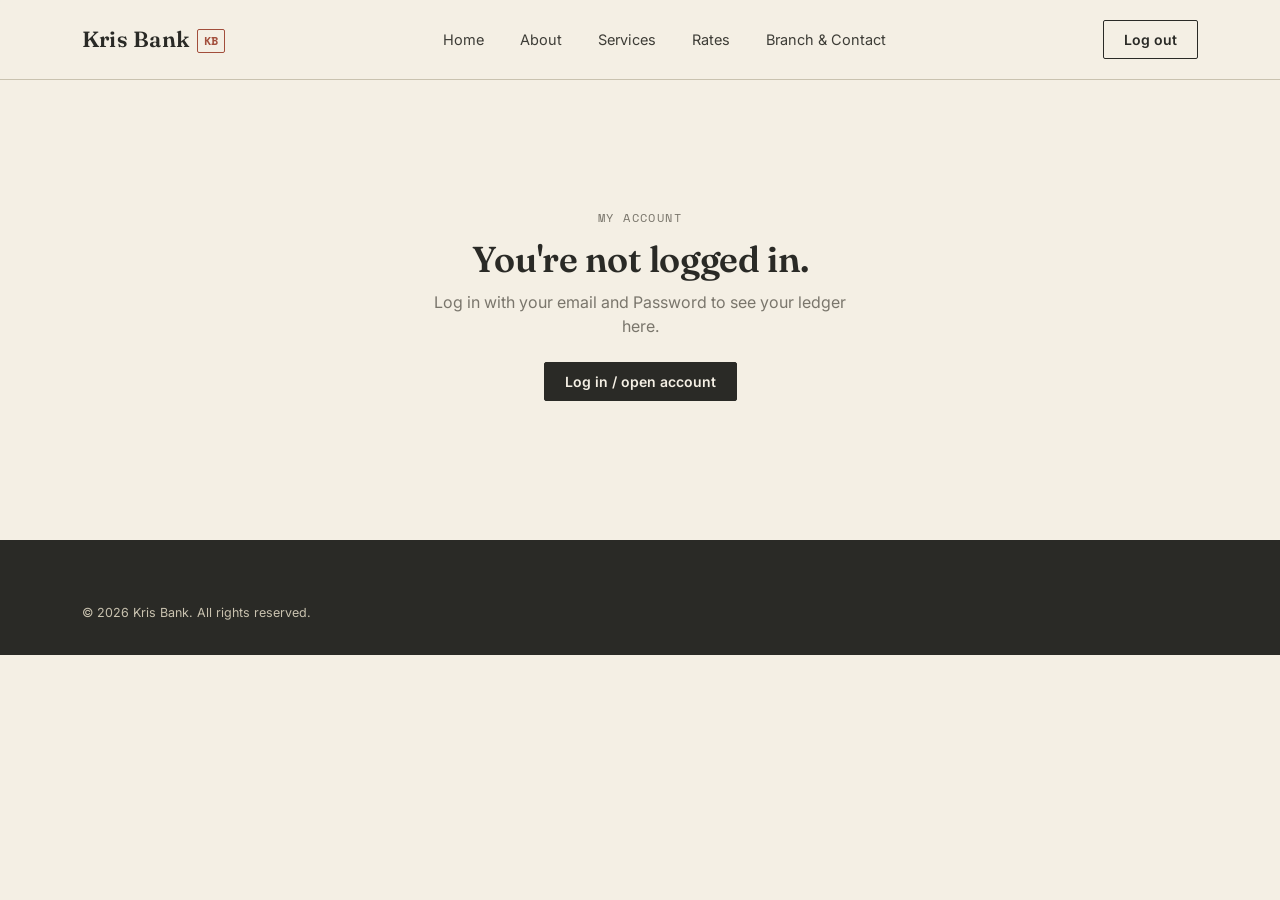
<file: dashboard.html>
<!DOCTYPE html>
<html lang="en">
<head>
<meta charset="UTF-8">
<meta name="viewport" content="width=device-width, initial-scale=1.0">
<title>My Account — Kris Bank</title>
<meta name="robots" content="noindex">
<link rel="preconnect" href="https://fonts.googleapis.com">
<link href="https://fonts.googleapis.com/css2?family=Fraunces:opsz,wght@9..144,400;9..144,500;9..144,600;9..144,700&family=Inter:wght@400;500;600&family=Space+Mono:wght@400;700&display=swap" rel="stylesheet">
<link rel="stylesheet" href="style.css">
</head>
<body>

<header>
  <nav>
    <a href="index.html" class="logo">Kris Bank <span class="mark">KB</span></a>
    <ul class="nav-links">
      <li><a href="index.html">Home</a></li>
      <li><a href="about.html">About</a></li>
      <li><a href="services.html">Services</a></li>
      <li><a href="rates.html">Rates</a></li>
      <li><a href="contact.html">Branch &amp; Contact</a></li>
    </ul>
    <div class="nav-cta">
      <button class="btn btn-ghost" id="logoutBtn">Log out</button>
    </div>
    <button class="menu-toggle" id="menuToggle" aria-label="Toggle menu">MENU</button>
  </nav>
</header>

<main id="dashboardRoot">

  <!-- Shown when nobody is logged in -->
  <div class="gate" id="gate" hidden>
    <p class="kicker" style="margin-bottom:14px;">My account</p>
    <h1>You're not logged in.</h1>
    <p>Log in with your email and Password to see your ledger here.</p>
    <button class="btn btn-primary" id="openLogin">Log in / open account</button>
  </div>

  
  <div id="dashboardContent" hidden>
    <section class="dash-header">
      <div class="wrap" style="display:flex;justify-content:space-between;align-items:flex-end;flex-wrap:wrap;gap:20px;width:100%;">
        <div>
          <p class="kicker" style="margin-bottom:10px;">My account</p>
          <h1 id="dashName">—</h1>
          <!-- <p><span id="dashAcctType">—</span>  -->
            Account no. <span id="dashAcctNumber">—</span></p>
        </div>
      </div>
    </section>

    <section>
      <div class="wrap">
        <div class="dash-grid">

          <div>
            <div class="balance-card">
              <p class="kicker">Available balance</p>
              <p class="amount" id="dashBalance">₦100,000</p>
              <div class="meta">
                <span>Kris Bank</span>
                <span>Victoria Island, Lagos</span>
              </div>
            </div>

            <div class="action-card" style="margin-top:20px;">
              <h3>Add a deposit</h3>
              <form id="depositForm">
                <div class="action-row">
                  <div class="field">
                    <label for="depositAmount">Amount (₦)</label>
                    <input type="number" id="depositAmount" min="1" step="0.01" placeholder="10000" required>
                  </div>
                </div>
                <p class="field-error" id="depositMsg"></p>
                <button type="submit" class="btn btn-primary">Deposit</button>
              </form>
            </div>

            <div class="action-card" style="margin-top:20px;">
              <h3>Add a withdrawal</h3>
              <form id="withdrawalForm">
                <div class="action-row">
                  <div class="field">
                    <label for="withdrawalAmount">Amount (₦)</label>
                    <input type="number" id="withdrawalAmount" min="1" step="0.01" placeholder="10000" required>
                  </div>
                </div>
                <p class="field-error" id="withdrawalMsg"></p>
                <button type="submit" class="btn btn-primary">Withdraw</button>
              </form>
            </div>

            <div class="action-card">
              <h3>Send money</h3>
              <p style="font-size:13px;color:var(--grey-mid);margin-bottom:16px;">Sends to another Kris Bank account.</p>
              <form id="transferForm">
                <div class="field">
                  <label for="transferTo">Recipient account number</label>
                  <input type="text" id="transferTo" inputmode="numeric" placeholder="10-digit account number" required>
                </div>
                <div class="field">
                  <label for="transferAmount">Amount (₦)</label>
                  <input type="number" id="transferAmount" min="1" step="0.01" placeholder="5000" required>
                </div>
                <p class="field-error" id="transferMsg"></p>
                <button type="submit" class="btn btn-primary">Send</button>
              </form>
            </div>
          </div>

          <div class="ledger-card">
            <table>
              <thead>
                <tr><th>Date</th><th>Reference</th><th>Type</th><th>Amount</th></tr>
              </thead>
              <tbody id="ledgerBody"></tbody>
            </table>
            <p class="empty-state" id="ledgerEmpty" hidden>No transactions yet.</p>
          </div>

        </div>
      </div>
    </section>
  </div>

</main>

<footer>
  <div class="wrap">
    <div class="foot-bottom" style="border-top:none;padding-top:0;">
      <span>© 2026 Kris Bank. All rights reserved.</span>
      <span></span>
    </div>
  </div>
</footer>

<div class="modal-overlay" id="loginOverlay">
  <div class="modal">
    <button class="close" id="closeLogin" aria-label="Close">✕</button>

    <div class="modal-tabs">
      <button type="button" class="modal-tab active" data-tab="login">Log in</button>
      <button type="button" class="modal-tab" data-tab="signup">Open account</button>
    </div>

    <div class="modal-pane" id="paneLogin">
      <h3>Welcome back</h3>
      <p class="sub">Log in to view your account ledger.</p>
      <form id="loginForm">
        <div class="field">
          <label for="loginEmail">Email address</label>
          <input
              type="email"
              id="loginEmail"
              placeholder="you@example.com"
              required
          >
        </div>

        <div class="field">
            <label for="loginPassword">Password</label>
            <input
                type="password"
                id="loginPassword"
                placeholder="Your password"
                required
            >
        </div>
        <p class="field-error" id="loginError"></p>
        <button type="submit" class="btn btn-primary">Log in</button>
      </form>
    </div>

    <div class="modal-pane" id="paneSignup" hidden>
      <h3>Open an account</h3>
      <form id="signupForm">
       <div class="field">
        <label for="signupFirstName">First name</label>
        <input
            type="text"
            id="signupFirstName"
            placeholder="Your first name"
            required
        >
        </div>

        <div class="field">
            <label for="signupLastName">Last name</label>
            <input
                type="text"
                id="signupLastName"
                placeholder="Your last name"
                required
            >
        </div>

        <div class="field">
            <label for="signupEmail">Email address</label>
            <input
                type="email"
                id="signupEmail"
                placeholder="you@example.com"
                required
            >
        </div>

        <div class="field">
            <label for="signupPhone">Phone number</label>
            <input
                type="tel"
                id="signupPhone"
                placeholder="08012345678"
                required
            >
        </div>

        <div class="field">
            <label for="signupPassword">Password</label>
            <input
                type="password"
                id="signupPassword"
                placeholder="Create a password"
                required
            >
        </div>

            <p class="field-error" id="signupError"></p>
            <button type="submit" class="btn btn-primary">Create account</button>
          </form>
        </div>

    
  </div>
</div>

<script src="script.js"></script>
</body>
</html>
</file>
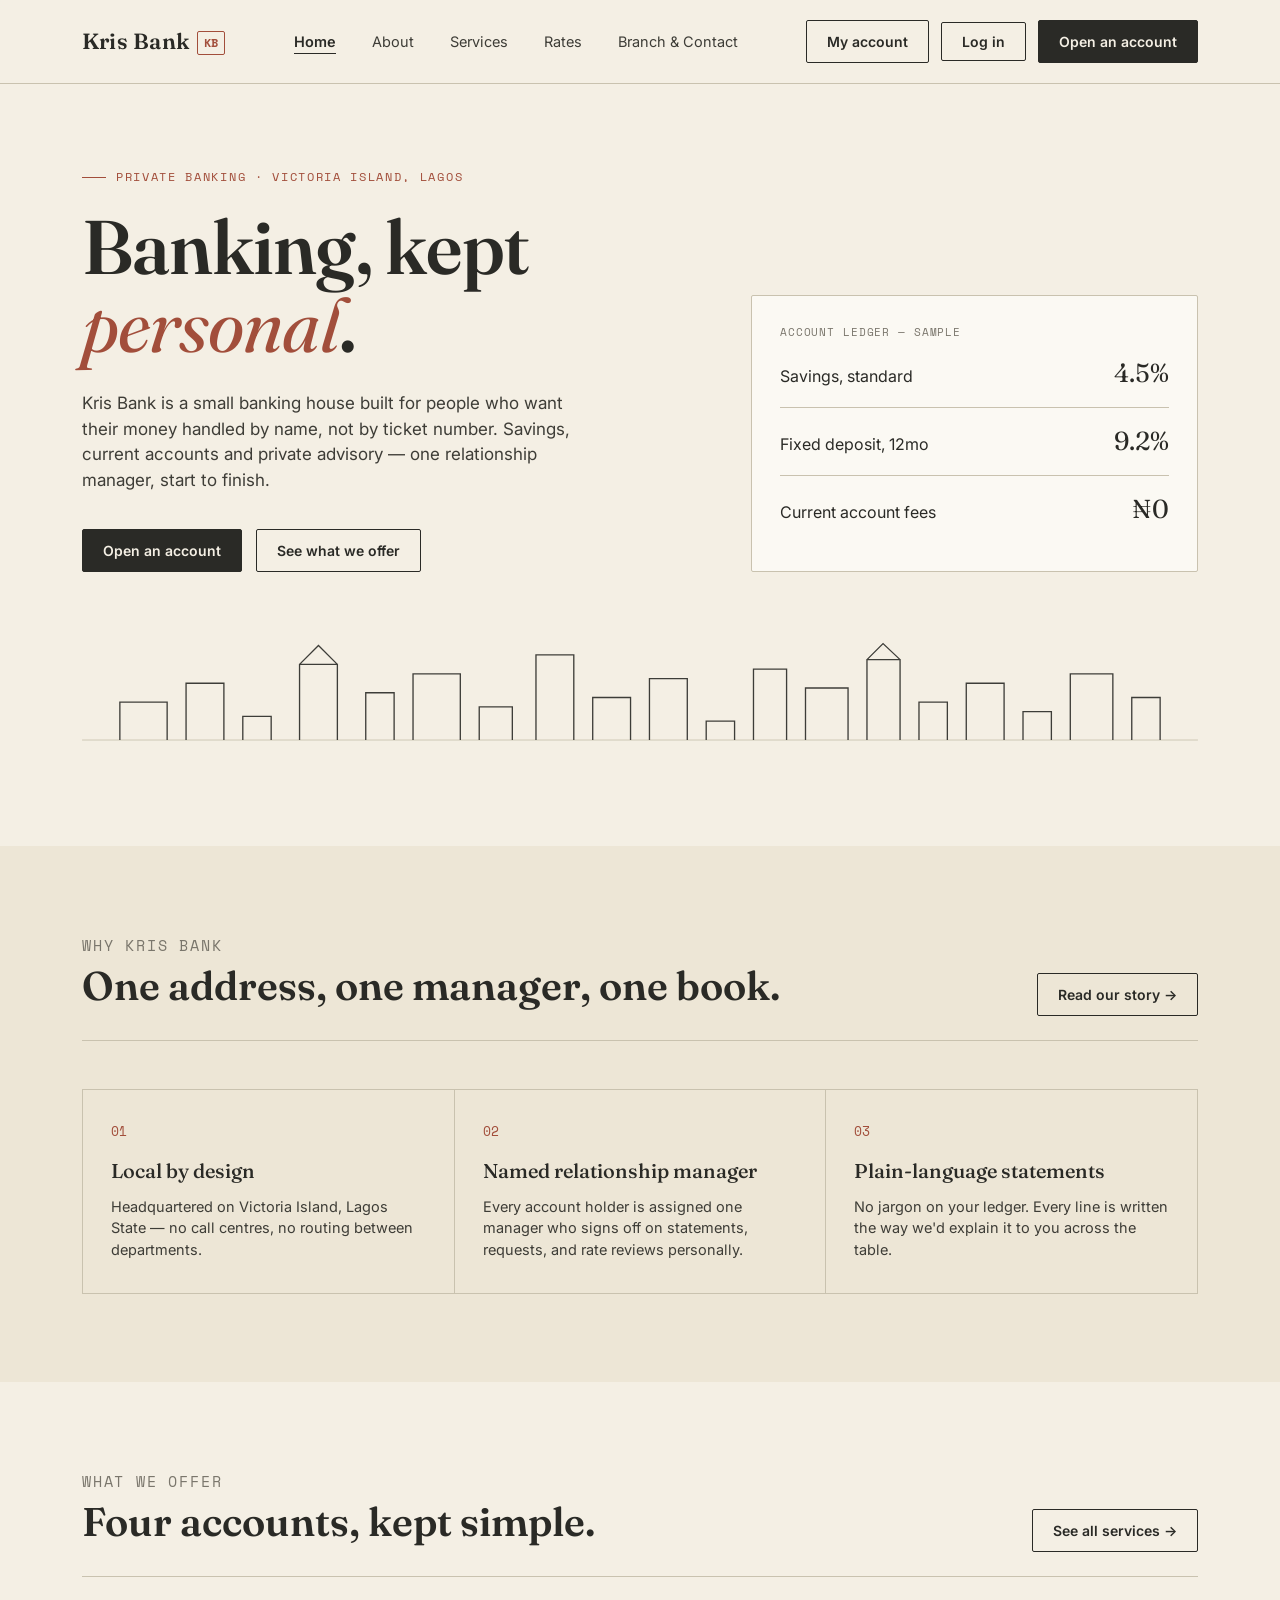
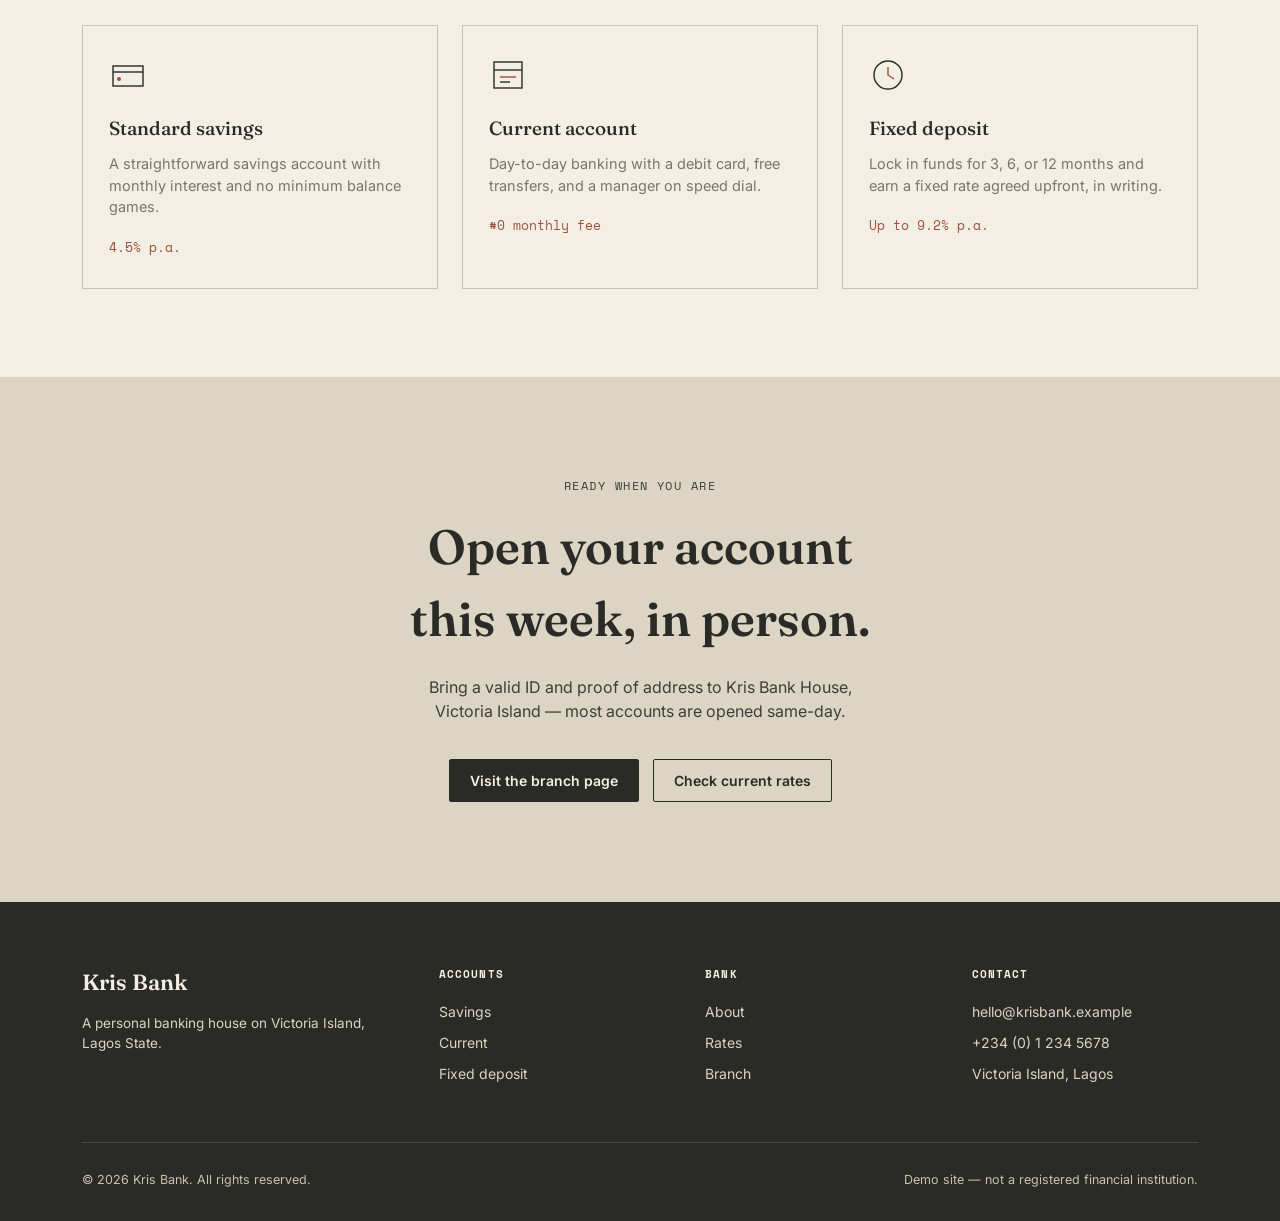
<file: index (2).html>
<!DOCTYPE html>
<html lang="en">
<head>
<meta charset="UTF-8">
<meta name="viewport" content="width=device-width, initial-scale=1.0">
<title>Kris Bank — Private Banking, Victoria Island</title>
<meta name="description" content="Kris Bank is a personal banking house in Victoria Island, Lagos. Savings, current accounts and private banking built around one relationship at a time.">
<link rel="preconnect" href="https://fonts.googleapis.com">
<link href="https://fonts.googleapis.com/css2?family=Fraunces:opsz,wght@9..144,400;9..144,500;9..144,600;9..144,700&family=Inter:wght@400;500;600&family=Space+Mono:wght@400;700&display=swap" rel="stylesheet">
<link rel="stylesheet" href="style.css">
</head>
<body>

<header>
  <nav>
    <a href="index.html" class="logo">Kris Bank <span class="mark">KB</span></a>
    <ul class="nav-links">
      <li><a href="index.html" class="active">Home</a></li>
      <li><a href="about.html">About</a></li>
      <li><a href="services.html">Services</a></li>
      <li><a href="rates.html">Rates</a></li>
      <li><a href="contact.html">Branch &amp; Contact</a></li>
    </ul>
    <div class="nav-cta">
      <a href="dashboard.html" class="btn btn-ghost">My account</a>
      <button class="btn btn-ghost" id="openLogin">Log in</button>
      <a href="contact.html" class="btn btn-primary">Open an account</a>
    </div>
    <button class="menu-toggle" id="menuToggle" aria-label="Toggle menu">MENU</button>
  </nav>
</header>

<main>

  <!-- HERO -->
  <section class="hero">
    <div class="wrap">
      <div class="hero-grid">
        <div>
          <p class="eyebrow">Private banking · Victoria Island, Lagos</p>
          <h1>Banking, kept <em>personal</em>.</h1>
          <p class="hero-sub">Kris Bank is a small banking house built for people who want their money handled by name, not by ticket number. Savings, current accounts and private advisory — one relationship manager, start to finish.</p>
          <div class="hero-actions">
            <a href="contact.html" class="btn btn-primary">Open an account</a>
            <a href="services.html" class="btn btn-ghost">See what we offer</a>
          </div>
        </div>
        <div class="hero-panel">
          <p class="label">Account ledger — sample</p>
          <div class="hero-stat">
            <span>Savings, standard</span>
            <span class="num">4.5%</span>
          </div>
          <div class="hero-stat">
            <span>Fixed deposit, 12mo</span>
            <span class="num">9.2%</span>
          </div>
          <div class="hero-stat">
            <span>Current account fees</span>
            <span class="num">₦0</span>
          </div>
        </div>
      </div>

      <svg class="skyline" viewBox="0 0 1180 120" fill="none" xmlns="http://www.w3.org/2000/svg" role="img" aria-label="Line illustration of the Victoria Island skyline">
        <line x1="0" y1="110" x2="1180" y2="110" stroke="#C9C2AF" stroke-width="1"/>
        <g stroke="#2A2A26" stroke-width="1.4" fill="none">
          <path d="M40 110 V70 H90 V110"/>
          <path d="M110 110 V50 H150 V110"/>
          <path d="M170 110 V85 H200 V110"/>
          <path d="M230 110 V30 H270 V110 M230 30 L250 10 L270 30"/>
          <path d="M300 110 V60 H330 V110"/>
          <path d="M350 110 V40 H400 V110"/>
          <path d="M420 110 V75 H455 V110"/>
          <path d="M480 110 V20 H520 V110"/>
          <path d="M540 110 V65 H580 V110"/>
          <path d="M600 110 V45 H640 V110"/>
          <path d="M660 110 V90 H690 V110"/>
          <path d="M710 110 V35 H745 V110"/>
          <path d="M765 110 V55 H810 V110"/>
          <path d="M830 110 V25 H865 V110 M830 25 L847 8 L865 25"/>
          <path d="M885 110 V70 H915 V110"/>
          <path d="M935 110 V50 H975 V110"/>
          <path d="M995 110 V80 H1025 V110"/>
          <path d="M1045 110 V40 H1090 V110"/>
          <path d="M1110 110 V65 H1140 V110"/>
        </g>
      </svg>
    </div>
  </section>

  <!-- ABOUT TEASER -->
  <section class="about">
    <div class="wrap">
      <div class="section-head">
        <div>
          <p class="kicker">Why Kris Bank</p>
          <h2>One address, one manager, one book.</h2>
        </div>
        <p><a href="about.html" class="btn btn-ghost">Read our story →</a></p>
      </div>
      <div class="trust-grid">
        <div class="trust-item">
          <span class="num">01</span>
          <h3>Local by design</h3>
          <p>Headquartered on Victoria Island, Lagos State — no call centres, no routing between departments.</p>
        </div>
        <div class="trust-item">
          <span class="num">02</span>
          <h3>Named relationship manager</h3>
          <p>Every account holder is assigned one manager who signs off on statements, requests, and rate reviews personally.</p>
        </div>
        <div class="trust-item">
          <span class="num">03</span>
          <h3>Plain-language statements</h3>
          <p>No jargon on your ledger. Every line is written the way we'd explain it to you across the table.</p>
        </div>
      </div>
    </div>
  </section>

  <!-- SERVICES TEASER -->
  <section>
    <div class="wrap">
      <div class="section-head">
        <div>
          <p class="kicker">What we offer</p>
          <h2>Four accounts, kept simple.</h2>
        </div>
        <p><a href="services.html" class="btn btn-ghost">See all services →</a></p>
      </div>
      <div class="services-grid">
        <div class="service-card">
          <svg class="icon" viewBox="0 0 38 38" fill="none"><rect x="4" y="10" width="30" height="20" stroke="#2A2A26" stroke-width="1.4"/><line x1="4" y1="16" x2="34" y2="16" stroke="#2A2A26" stroke-width="1.4"/><circle cx="10" cy="23" r="2" fill="#A24E3B"/></svg>
          <h3>Standard savings</h3>
          <p>A straightforward savings account with monthly interest and no minimum balance games.</p>
          <span class="rate">4.5% p.a.</span>
        </div>
        <div class="service-card">
          <svg class="icon" viewBox="0 0 38 38" fill="none"><rect x="5" y="6" width="28" height="26" stroke="#2A2A26" stroke-width="1.4"/><line x1="5" y1="14" x2="33" y2="14" stroke="#2A2A26" stroke-width="1.4"/><line x1="11" y1="21" x2="27" y2="21" stroke="#A24E3B" stroke-width="1.4"/><line x1="11" y1="26" x2="21" y2="26" stroke="#2A2A26" stroke-width="1.4"/></svg>
          <h3>Current account</h3>
          <p>Day-to-day banking with a debit card, free transfers, and a manager on speed dial.</p>
          <span class="rate">₦0 monthly fee</span>
        </div>
        <div class="service-card">
          <svg class="icon" viewBox="0 0 38 38" fill="none"><circle cx="19" cy="19" r="14" stroke="#2A2A26" stroke-width="1.4"/><path d="M19 11v8l6 4" stroke="#A24E3B" stroke-width="1.4" fill="none"/></svg>
          <h3>Fixed deposit</h3>
          <p>Lock in funds for 3, 6, or 12 months and earn a fixed rate agreed upfront, in writing.</p>
          <span class="rate">Up to 9.2% p.a.</span>
        </div>
      </div>
    </div>
  </section>

  <!-- CTA -->
  <section class="cta">
    <div class="wrap">
      <p class="kicker" style="margin-bottom:16px;">Ready when you are</p>
      <h2>Open your account this week, in person.</h2>
      <p>Bring a valid ID and proof of address to Kris Bank House, Victoria Island — most accounts are opened same-day.</p>
      <div class="cta-actions">
        <a href="contact.html" class="btn btn-primary">Visit the branch page</a>
        <a href="rates.html" class="btn btn-ghost">Check current rates</a>
      </div>
    </div>
  </section>

</main>

<footer>
  <div class="wrap">
    <div class="foot-grid">
      <div>
        <p class="foot-logo">Kris Bank</p>
        <p style="font-size:13.5px;max-width:32ch;">A personal banking house on Victoria Island, Lagos State.</p>
      </div>
      <div>
        <h4>Accounts</h4>
        <ul>
          <li><a href="services.html">Savings</a></li>
          <li><a href="services.html">Current</a></li>
          <li><a href="services.html">Fixed deposit</a></li>
        </ul>
      </div>
      <div>
        <h4>Bank</h4>
        <ul>
          <li><a href="about.html">About</a></li>
          <li><a href="rates.html">Rates</a></li>
          <li><a href="contact.html">Branch</a></li>
        </ul>
      </div>
      <div>
        <h4>Contact</h4>
        <ul>
          <li><a href="mailto:hello@krisbank.example">hello@krisbank.example</a></li>
          <li><a href="tel:+2341234567">+234 (0) 1 234 5678</a></li>
          <li>Victoria Island, Lagos</li>
        </ul>
      </div>
    </div>
    <div class="foot-bottom">
      <span>© 2026 Kris Bank. All rights reserved.</span>
      <span>Demo site — not a registered financial institution.</span>
    </div>
  </div>
</footer>

<!-- LOGIN MODAL (front-end demo only, no backend) -->
<div class="modal-overlay" id="loginOverlay">
  <div class="modal">
    <button class="close" id="closeLogin" aria-label="Close">✕</button>

    <div class="modal-tabs">
      <button type="button" class="modal-tab active" data-tab="login">Log in</button>
      <button type="button" class="modal-tab" data-tab="signup">Open account</button>
    </div>

    <div class="modal-pane" id="paneLogin">
      <h3>Welcome back</h3>
      <p class="sub">Log in to view your account ledger.</p>
      <form id="loginForm">
        <div class="field">
          <label for="loginAcct">Account number</label>
          <input type="text" id="loginAcct" inputmode="numeric" placeholder="10-digit account number" required>
        </div>
        <div class="field">
          <label for="loginPin">PIN</label>
          <input type="password" id="loginPin" placeholder="••••" maxlength="4" inputmode="numeric" required>
        </div>
        <p class="field-error" id="loginError"></p>
        <button type="submit" class="btn btn-primary">Log in</button>
      </form>
    </div>

    <div class="modal-pane" id="paneSignup" hidden>
      <h3>Open an account</h3>
      <p class="sub">Creates a demo account, stored in this browser only.</p>
      <form id="signupForm">
        <div class="field">
          <label for="signupName">Full name</label>
          <input type="text" id="signupName" placeholder="Your name" required>
        </div>
        <div class="field">
          <label for="signupType">Account type</label>
          <select id="signupType">
            <option>Standard savings</option>
            <option>Current account</option>
          </select>
        </div>
        <div class="field">
          <label for="signupDeposit">Opening deposit (₦)</label>
          <input type="number" id="signupDeposit" min="0" step="500" value="5000" required>
        </div>
        <div class="field">
          <label for="signupPin">Choose a 4-digit PIN</label>
          <input type="password" id="signupPin" placeholder="••••" maxlength="4" inputmode="numeric" required>
        </div>
        <p class="field-error" id="signupError"></p>
        <button type="submit" class="btn btn-primary">Create account</button>
      </form>
    </div>

    <p class="modal-note">Demo only — accounts live in this browser's storage, not a real bank.</p>
  </div>
</div>

<script src="script.js"></script>
</body>
</html>
</file>
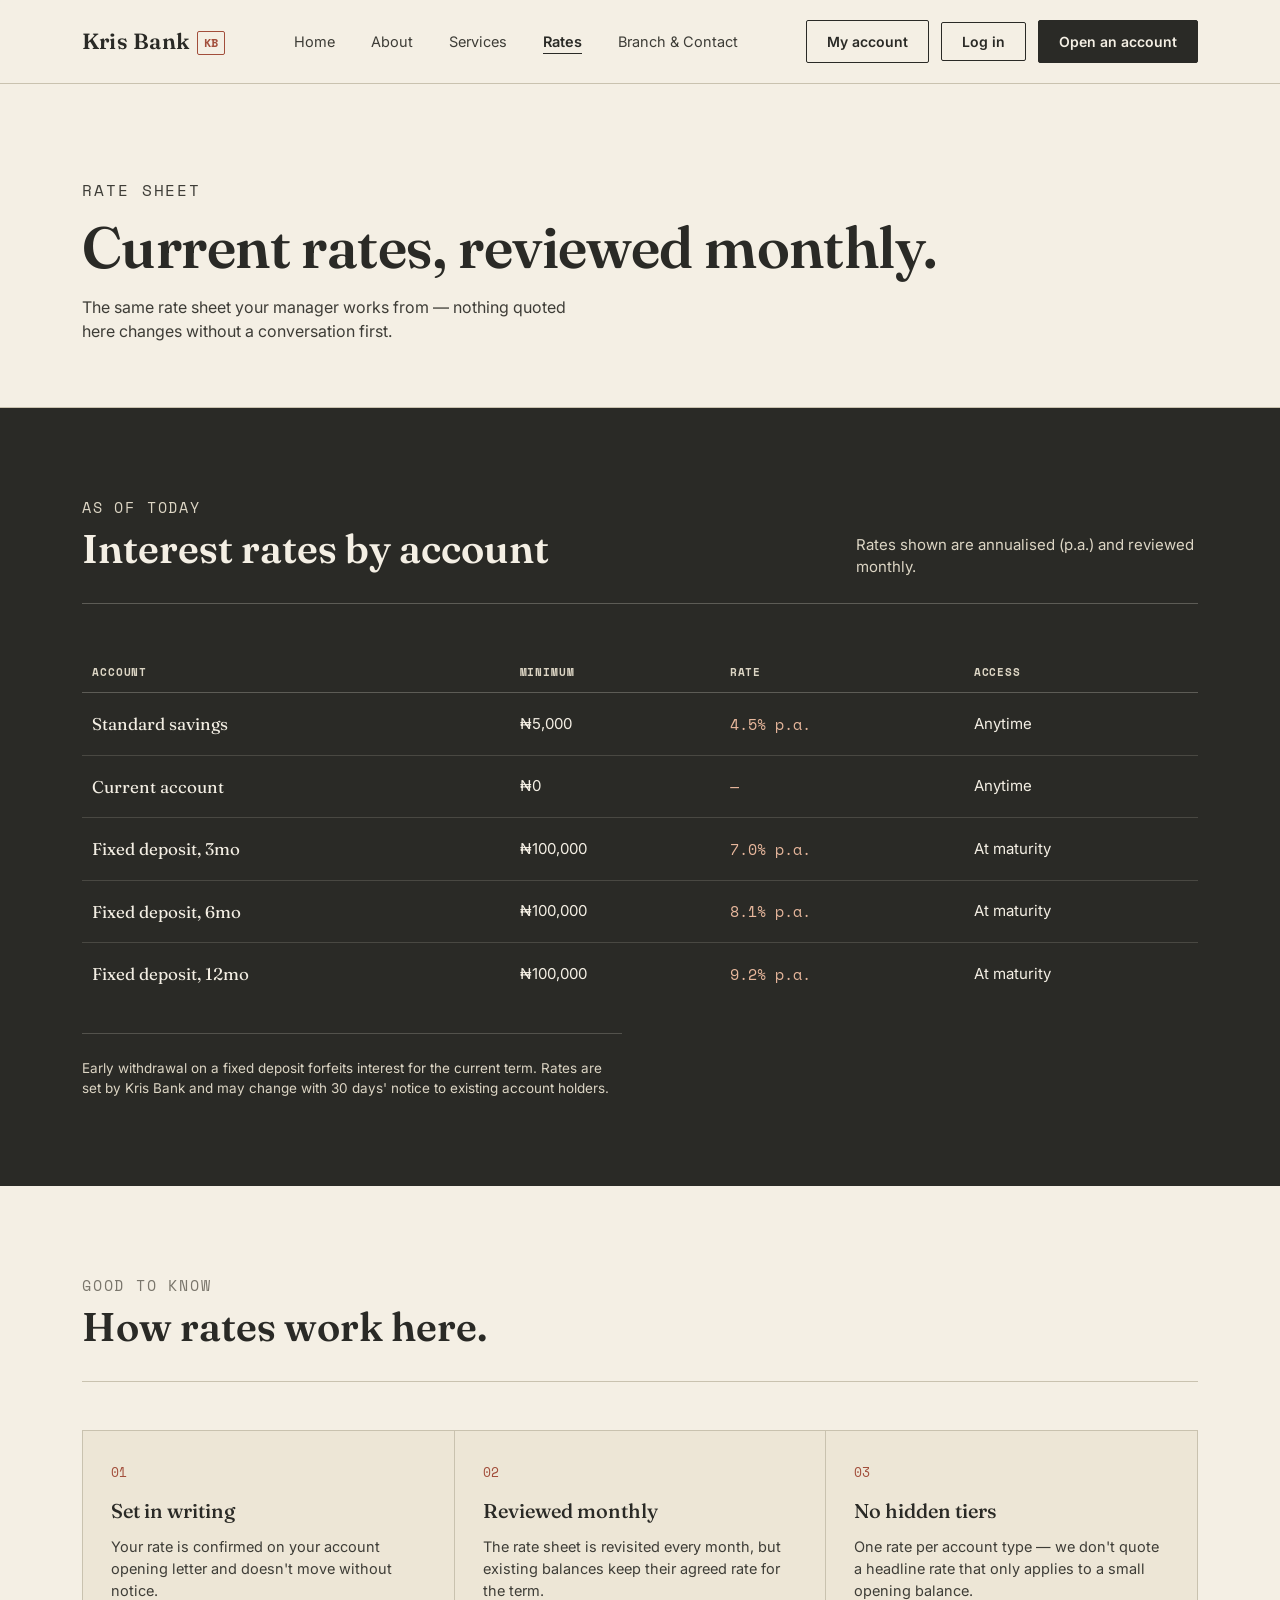
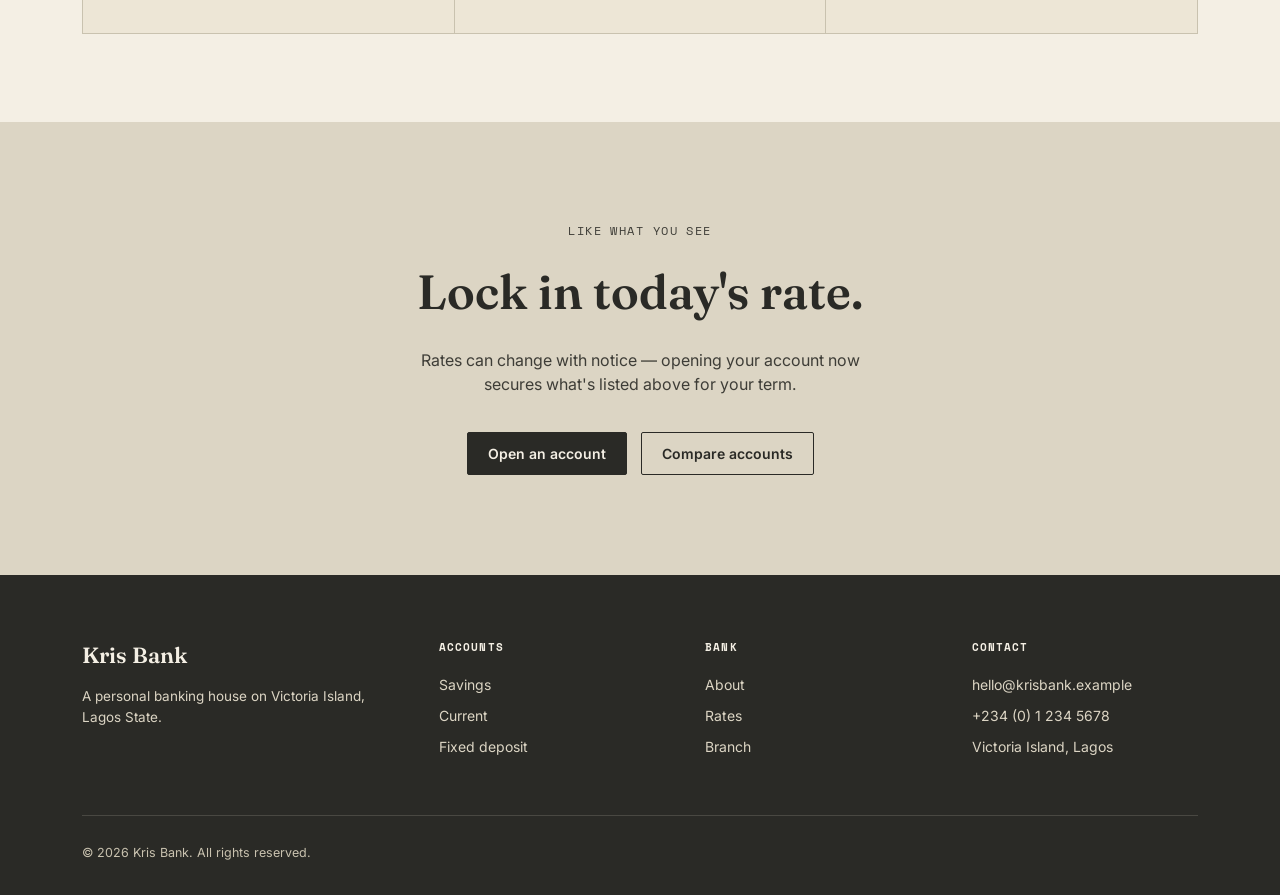
<file: rates.html>
<!DOCTYPE html>
<html lang="en">
<head>
<meta charset="UTF-8">
<meta name="viewport" content="width=device-width, initial-scale=1.0">
<title>Rates — Kris Bank</title>
<meta name="description" content="Current interest rates for savings, current, and fixed deposit accounts at Kris Bank, Victoria Island, Lagos.">
<link rel="preconnect" href="https://fonts.googleapis.com">
<link href="https://fonts.googleapis.com/css2?family=Fraunces:opsz,wght@9..144,400;9..144,500;9..144,600;9..144,700&family=Inter:wght@400;500;600&family=Space+Mono:wght@400;700&display=swap" rel="stylesheet">
<link rel="stylesheet" href="style.css">
</head>
<body>

<header>
  <nav>
    <a href="index.html" class="logo">Kris Bank <span class="mark">KB</span></a>
    <ul class="nav-links">
      <li><a href="index.html">Home</a></li>
      <li><a href="about.html">About</a></li>
      <li><a href="services.html">Services</a></li>
      <li><a href="rates.html" class="active">Rates</a></li>
      <li><a href="contact.html">Branch &amp; Contact</a></li>
    </ul>
    <div class="nav-cta">
      <a href="dashboard.html" class="btn btn-ghost">My account</a>
      <button class="btn btn-ghost" id="openLogin">Log in</button>
      <a href="contact.html" class="btn btn-primary">Open an account</a>
    </div>
    <button class="menu-toggle" id="menuToggle" aria-label="Toggle menu">MENU</button>
  </nav>
</header>

<main>

  <section class="page-hero">
    <div class="wrap">
      <p class="kicker" style="margin-bottom:16px;">Rate sheet</p>
      <h1>Current rates, reviewed monthly.</h1>
      <p>The same rate sheet your manager works from — nothing quoted here changes without a conversation first.</p>
    </div>
  </section>

  <section class="ledger">
    <div class="wrap">
      <div class="section-head">
        <div>
          <p class="kicker">As of today</p>
          <h2 style="color:var(--cream);">Interest rates by account</h2>
        </div>
        <p>Rates shown are annualised (p.a.) and reviewed monthly.</p>
      </div>
      <table>
        <thead>
          <tr><th>Account</th><th>Minimum</th><th>Rate</th><th>Access</th></tr>
        </thead>
        <tbody>
          <tr><td>Standard savings</td><td>₦5,000</td><td class="rate-val">4.5% p.a.</td><td>Anytime</td></tr>
          <tr><td>Current account</td><td>₦0</td><td class="rate-val">—</td><td>Anytime</td></tr>
          <tr><td>Fixed deposit, 3mo</td><td>₦100,000</td><td class="rate-val">7.0% p.a.</td><td>At maturity</td></tr>
          <tr><td>Fixed deposit, 6mo</td><td>₦100,000</td><td class="rate-val">8.1% p.a.</td><td>At maturity</td></tr>
          <tr><td>Fixed deposit, 12mo</td><td>₦100,000</td><td class="rate-val">9.2% p.a.</td><td>At maturity</td></tr>
        </tbody>
      </table>
      <p class="rates-note">Early withdrawal on a fixed deposit forfeits interest for the current term. Rates are set by Kris Bank and may change with 30 days' notice to existing account holders.</p>
    </div>
  </section>

  <section>
    <div class="wrap">
      <div class="section-head">
        <div>
          <p class="kicker">Good to know</p>
          <h2>How rates work here.</h2>
        </div>
      </div>
      <div class="trust-grid">
        <div class="trust-item">
          <span class="num">01</span>
          <h3>Set in writing</h3>
          <p>Your rate is confirmed on your account opening letter and doesn't move without notice.</p>
        </div>
        <div class="trust-item">
          <span class="num">02</span>
          <h3>Reviewed monthly</h3>
          <p>The rate sheet is revisited every month, but existing balances keep their agreed rate for the term.</p>
        </div>
        <div class="trust-item">
          <span class="num">03</span>
          <h3>No hidden tiers</h3>
          <p>One rate per account type — we don't quote a headline rate that only applies to a small opening balance.</p>
        </div>
      </div>
    </div>
  </section>

  <section class="cta">
    <div class="wrap">
      <p class="kicker" style="margin-bottom:16px;">Like what you see</p>
      <h2>Lock in today's rate.</h2>
      <p>Rates can change with notice — opening your account now secures what's listed above for your term.</p>
      <div class="cta-actions">
        <a href="contact.html" class="btn btn-primary">Open an account</a>
        <a href="services.html" class="btn btn-ghost">Compare accounts</a>
      </div>
    </div>
  </section>

</main>

<footer>
  <div class="wrap">
    <div class="foot-grid">
      <div>
        <p class="foot-logo">Kris Bank</p>
        <p style="font-size:13.5px;max-width:32ch;">A personal banking house on Victoria Island, Lagos State.</p>
      </div>
      <div>
        <h4>Accounts</h4>
        <ul>
          <li><a href="services.html">Savings</a></li>
          <li><a href="services.html">Current</a></li>
          <li><a href="services.html">Fixed deposit</a></li>
        </ul>
      </div>
      <div>
        <h4>Bank</h4>
        <ul>
          <li><a href="about.html">About</a></li>
          <li><a href="rates.html">Rates</a></li>
          <li><a href="contact.html">Branch</a></li>
        </ul>
      </div>
      <div>
        <h4>Contact</h4>
        <ul>
          <li><a href="mailto:hello@krisbank.example">hello@krisbank.example</a></li>
          <li><a href="tel:+2341234567">+234 (0) 1 234 5678</a></li>
          <li>Victoria Island, Lagos</li>
        </ul>
      </div>
    </div>
    <div class="foot-bottom">
      <span>© 2026 Kris Bank. All rights reserved.</span>
      <span></span>
    </div>
  </div>
</footer>

<div class="modal-overlay" id="loginOverlay">
  <div class="modal">
    <button class="close" id="closeLogin" aria-label="Close">✕</button>

    <div class="modal-tabs">
      <button type="button" class="modal-tab active" data-tab="login">Log in</button>
      <button type="button" class="modal-tab" data-tab="signup">Open account</button>
    </div>

    <div class="modal-pane" id="paneLogin">
      <h3>Welcome back</h3>
      <p class="sub">Log in to view your account ledger.</p>
      <form id="loginForm">
        <div class="field">
          <label for="loginEmail">Email address</label>
          <input
              type="email"
              id="loginEmail"
              placeholder="you@example.com"
              required
          >
        </div>

        <div class="field">
            <label for="loginPassword">Password</label>
            <input
                type="password"
                id="loginPassword"
                placeholder="Your password"
                required
            >
        </div>
        <p class="field-error" id="loginError"></p>
        <button type="submit" class="btn btn-primary">Log in</button>
      </form>
    </div>

    <div class="modal-pane" id="paneSignup" hidden>
      <h3>Open an account</h3>
      <form id="signupForm">
       <div class="field">
        <label for="signupFirstName">First name</label>
        <input
            type="text"
            id="signupFirstName"
            placeholder="Your first name"
            required
        >
        </div>

        <div class="field">
            <label for="signupLastName">Last name</label>
            <input
                type="text"
                id="signupLastName"
                placeholder="Your last name"
                required
            >
        </div>

        <div class="field">
            <label for="signupEmail">Email address</label>
            <input
                type="email"
                id="signupEmail"
                placeholder="you@example.com"
                required
            >
        </div>

        <div class="field">
            <label for="signupPhone">Phone number</label>
            <input
                type="tel"
                id="signupPhone"
                placeholder="08012345678"
                required
            >
        </div>

        <div class="field">
            <label for="signupPassword">Password</label>
            <input
                type="password"
                id="signupPassword"
                placeholder="Create a password"
                required
            >
        </div>

            <p class="field-error" id="signupError"></p>
            <button type="submit" class="btn btn-primary">Create account</button>
          </form>
        </div>


  </div>
</div>

<script src="script.js"></script>
</body>
</html>
</file>
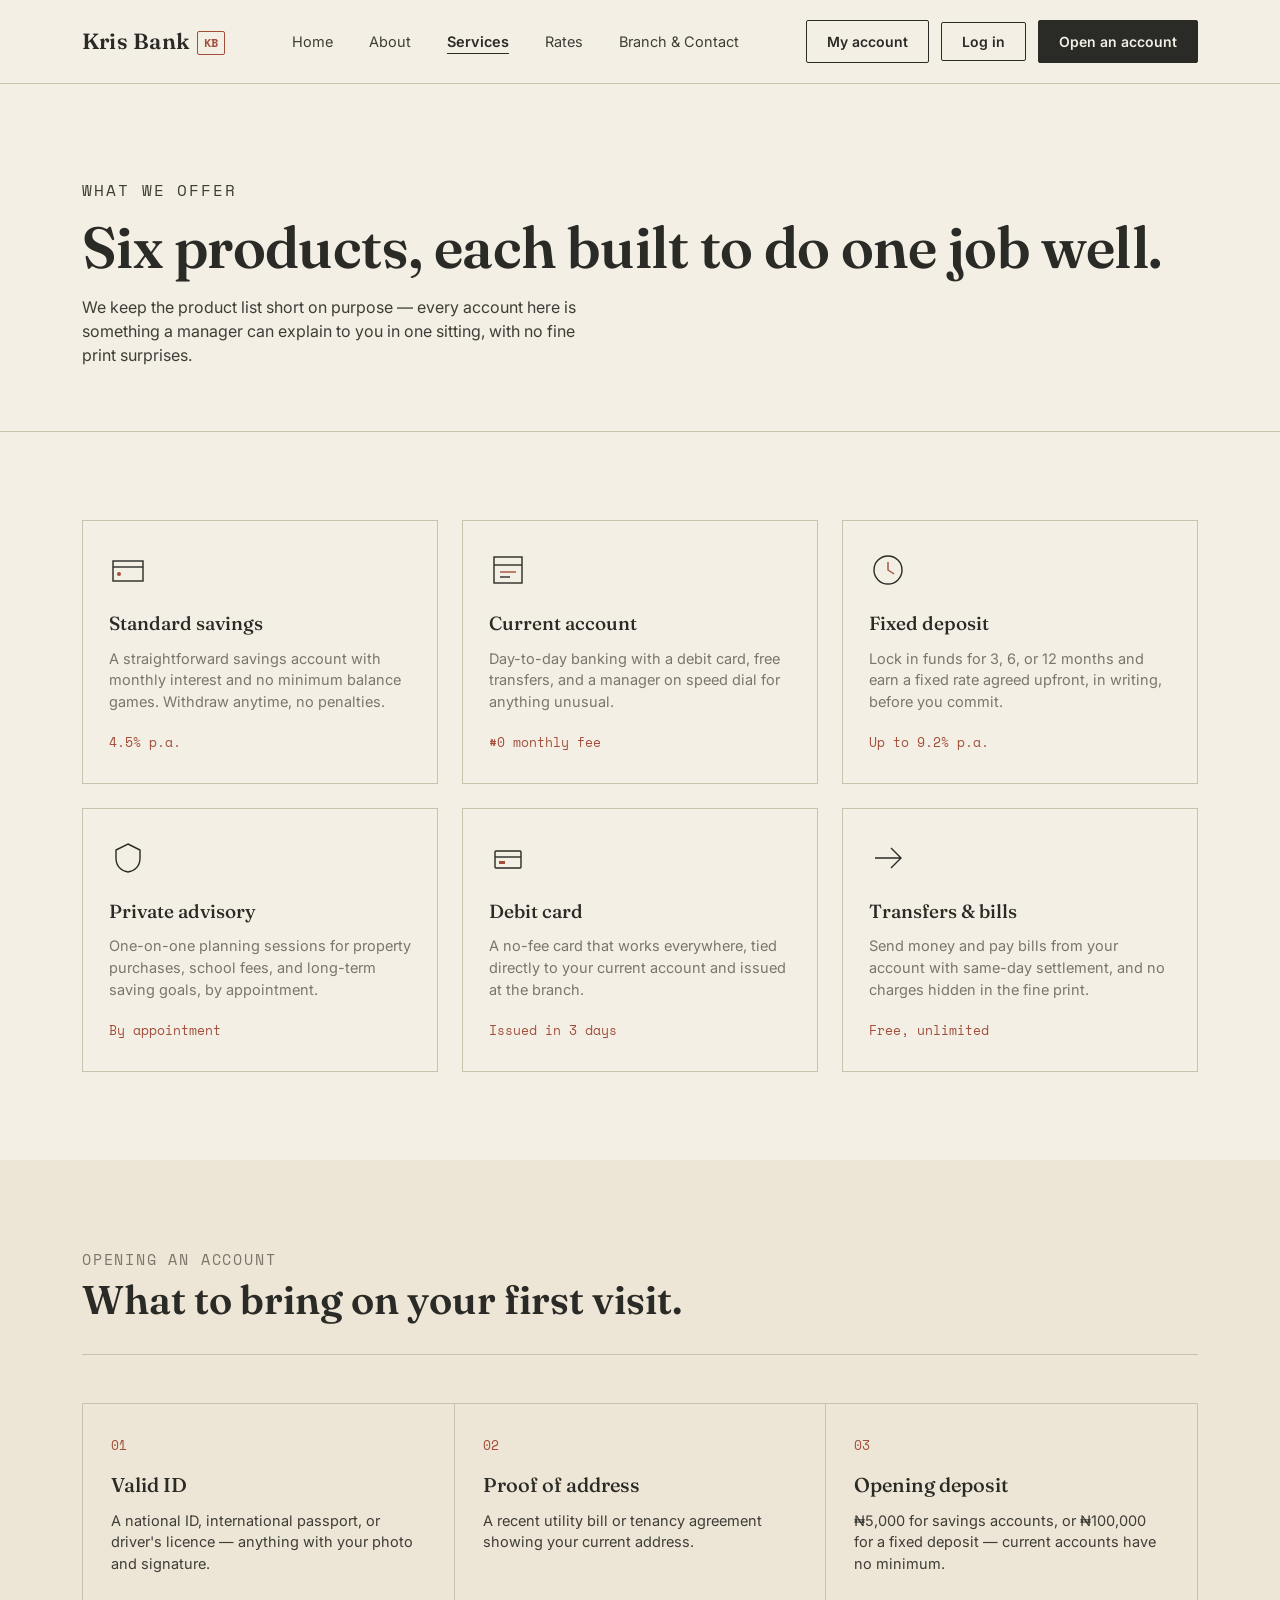
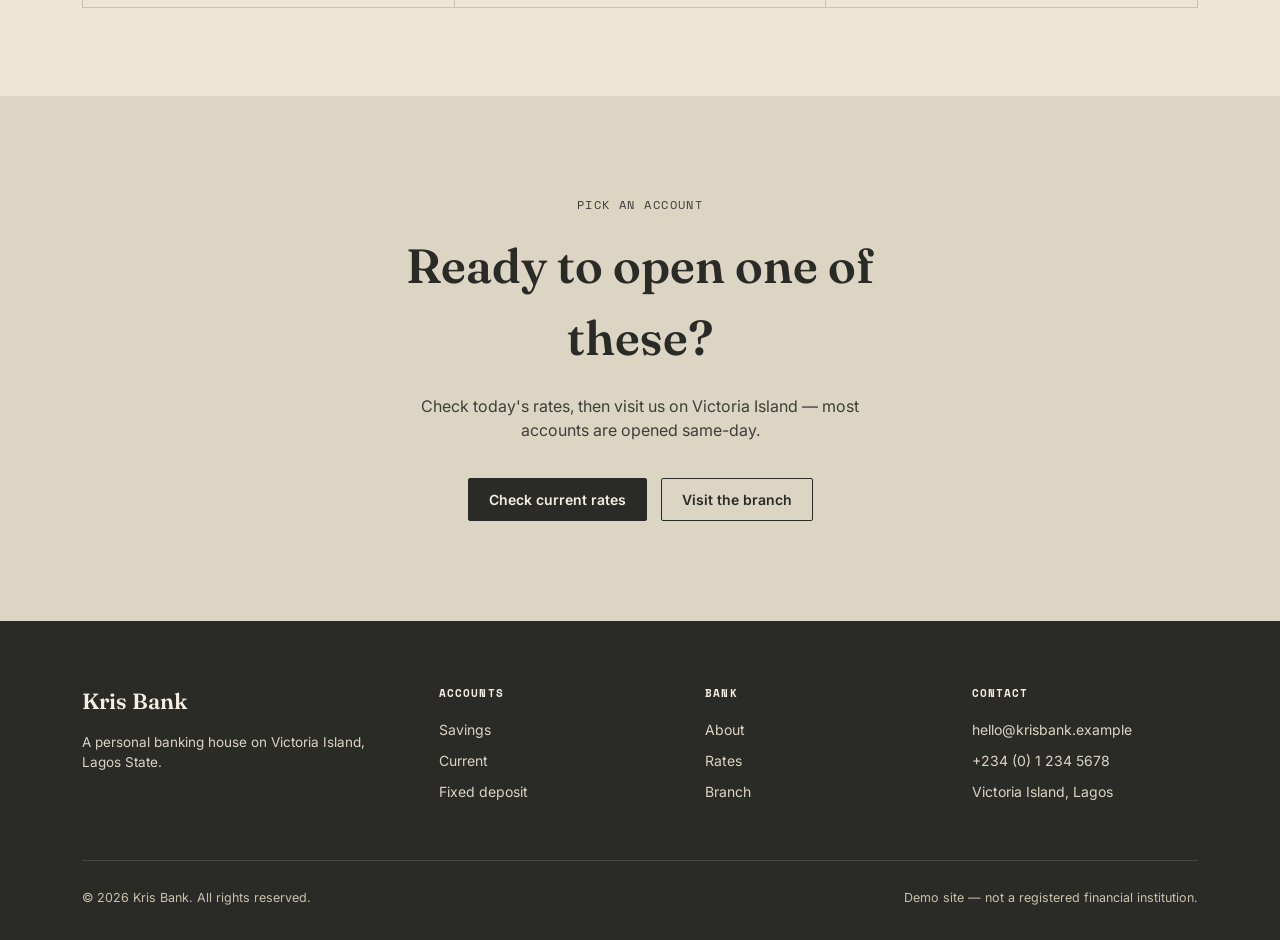
<file: services.html>
<!DOCTYPE html>
<html lang="en">
<head>
<meta charset="UTF-8">
<meta name="viewport" content="width=device-width, initial-scale=1.0">
<title>Services — Kris Bank</title>
<meta name="description" content="Savings, current accounts, fixed deposits, private advisory, debit cards and transfers from Kris Bank, Victoria Island.">
<link rel="preconnect" href="https://fonts.googleapis.com">
<link href="https://fonts.googleapis.com/css2?family=Fraunces:opsz,wght@9..144,400;9..144,500;9..144,600;9..144,700&family=Inter:wght@400;500;600&family=Space+Mono:wght@400;700&display=swap" rel="stylesheet">
<link rel="stylesheet" href="style.css">
</head>
<body>

<header>
  <nav>
    <a href="index.html" class="logo">Kris Bank <span class="mark">KB</span></a>
    <ul class="nav-links">
      <li><a href="index.html">Home</a></li>
      <li><a href="about.html">About</a></li>
      <li><a href="services.html" class="active">Services</a></li>
      <li><a href="rates.html">Rates</a></li>
      <li><a href="contact.html">Branch &amp; Contact</a></li>
    </ul>
    <div class="nav-cta">
      <a href="dashboard.html" class="btn btn-ghost">My account</a>
      <button class="btn btn-ghost" id="openLogin">Log in</button>
      <a href="contact.html" class="btn btn-primary">Open an account</a>
    </div>
    <button class="menu-toggle" id="menuToggle" aria-label="Toggle menu">MENU</button>
  </nav>
</header>

<main>

  <section class="page-hero">
    <div class="wrap">
      <p class="kicker" style="margin-bottom:16px;">What we offer</p>
      <h1>Six products, each built to do one job well.</h1>
      <p>We keep the product list short on purpose — every account here is something a manager can explain to you in one sitting, with no fine print surprises.</p>
    </div>
  </section>

  <section>
    <div class="wrap">
      <div class="services-grid">
        <div class="service-card">
          <svg class="icon" viewBox="0 0 38 38" fill="none"><rect x="4" y="10" width="30" height="20" stroke="#2A2A26" stroke-width="1.4"/><line x1="4" y1="16" x2="34" y2="16" stroke="#2A2A26" stroke-width="1.4"/><circle cx="10" cy="23" r="2" fill="#A24E3B"/></svg>
          <h3>Standard savings</h3>
          <p>A straightforward savings account with monthly interest and no minimum balance games. Withdraw anytime, no penalties.</p>
          <span class="rate">4.5% p.a.</span>
        </div>
        <div class="service-card">
          <svg class="icon" viewBox="0 0 38 38" fill="none"><rect x="5" y="6" width="28" height="26" stroke="#2A2A26" stroke-width="1.4"/><line x1="5" y1="14" x2="33" y2="14" stroke="#2A2A26" stroke-width="1.4"/><line x1="11" y1="21" x2="27" y2="21" stroke="#A24E3B" stroke-width="1.4"/><line x1="11" y1="26" x2="21" y2="26" stroke="#2A2A26" stroke-width="1.4"/></svg>
          <h3>Current account</h3>
          <p>Day-to-day banking with a debit card, free transfers, and a manager on speed dial for anything unusual.</p>
          <span class="rate">₦0 monthly fee</span>
        </div>
        <div class="service-card">
          <svg class="icon" viewBox="0 0 38 38" fill="none"><circle cx="19" cy="19" r="14" stroke="#2A2A26" stroke-width="1.4"/><path d="M19 11v8l6 4" stroke="#A24E3B" stroke-width="1.4" fill="none"/></svg>
          <h3>Fixed deposit</h3>
          <p>Lock in funds for 3, 6, or 12 months and earn a fixed rate agreed upfront, in writing, before you commit.</p>
          <span class="rate">Up to 9.2% p.a.</span>
        </div>
        <div class="service-card">
          <svg class="icon" viewBox="0 0 38 38" fill="none"><path d="M19 5l12 6v8c0 8-5 13-12 14-7-1-12-6-12-14v-8l12-6z" stroke="#2A2A26" stroke-width="1.4"/></svg>
          <h3>Private advisory</h3>
          <p>One-on-one planning sessions for property purchases, school fees, and long-term saving goals, by appointment.</p>
          <span class="rate">By appointment</span>
        </div>
        <div class="service-card">
          <svg class="icon" viewBox="0 0 38 38" fill="none"><rect x="6" y="12" width="26" height="17" rx="1" stroke="#2A2A26" stroke-width="1.4"/><line x1="6" y1="18" x2="32" y2="18" stroke="#2A2A26" stroke-width="1.4"/><rect x="10" y="22" width="6" height="3" fill="#A24E3B"/></svg>
          <h3>Debit card</h3>
          <p>A no-fee card that works everywhere, tied directly to your current account and issued at the branch.</p>
          <span class="rate">Issued in 3 days</span>
        </div>
        <div class="service-card">
          <svg class="icon" viewBox="0 0 38 38" fill="none"><path d="M6 19h26M22 9l10 10-10 10" stroke="#2A2A26" stroke-width="1.4" fill="none"/></svg>
          <h3>Transfers &amp; bills</h3>
          <p>Send money and pay bills from your account with same-day settlement, and no charges hidden in the fine print.</p>
          <span class="rate">Free, unlimited</span>
        </div>
      </div>
    </div>
  </section>

  <section class="about">
    <div class="wrap">
      <div class="section-head">
        <div>
          <p class="kicker">Opening an account</p>
          <h2>What to bring on your first visit.</h2>
        </div>
      </div>
      <div class="trust-grid">
        <div class="trust-item">
          <span class="num">01</span>
          <h3>Valid ID</h3>
          <p>A national ID, international passport, or driver's licence — anything with your photo and signature.</p>
        </div>
        <div class="trust-item">
          <span class="num">02</span>
          <h3>Proof of address</h3>
          <p>A recent utility bill or tenancy agreement showing your current address.</p>
        </div>
        <div class="trust-item">
          <span class="num">03</span>
          <h3>Opening deposit</h3>
          <p>₦5,000 for savings accounts, or ₦100,000 for a fixed deposit — current accounts have no minimum.</p>
        </div>
      </div>
    </div>
  </section>

  <section class="cta">
    <div class="wrap">
      <p class="kicker" style="margin-bottom:16px;">Pick an account</p>
      <h2>Ready to open one of these?</h2>
      <p>Check today's rates, then visit us on Victoria Island — most accounts are opened same-day.</p>
      <div class="cta-actions">
        <a href="rates.html" class="btn btn-primary">Check current rates</a>
        <a href="contact.html" class="btn btn-ghost">Visit the branch</a>
      </div>
    </div>
  </section>

</main>

<footer>
  <div class="wrap">
    <div class="foot-grid">
      <div>
        <p class="foot-logo">Kris Bank</p>
        <p style="font-size:13.5px;max-width:32ch;">A personal banking house on Victoria Island, Lagos State.</p>
      </div>
      <div>
        <h4>Accounts</h4>
        <ul>
          <li><a href="services.html">Savings</a></li>
          <li><a href="services.html">Current</a></li>
          <li><a href="services.html">Fixed deposit</a></li>
        </ul>
      </div>
      <div>
        <h4>Bank</h4>
        <ul>
          <li><a href="about.html">About</a></li>
          <li><a href="rates.html">Rates</a></li>
          <li><a href="contact.html">Branch</a></li>
        </ul>
      </div>
      <div>
        <h4>Contact</h4>
        <ul>
          <li><a href="mailto:hello@krisbank.example">hello@krisbank.example</a></li>
          <li><a href="tel:+2341234567">+234 (0) 1 234 5678</a></li>
          <li>Victoria Island, Lagos</li>
        </ul>
      </div>
    </div>
    <div class="foot-bottom">
      <span>© 2026 Kris Bank. All rights reserved.</span>
      <span>Demo site — not a registered financial institution.</span>
    </div>
  </div>
</footer>

<div class="modal-overlay" id="loginOverlay">
  <div class="modal">
    <button class="close" id="closeLogin" aria-label="Close">✕</button>

    <div class="modal-tabs">
      <button type="button" class="modal-tab active" data-tab="login">Log in</button>
      <button type="button" class="modal-tab" data-tab="signup">Open account</button>
    </div>

    <div class="modal-pane" id="paneLogin">
      <h3>Welcome back</h3>
      <p class="sub">Log in to view your account ledger.</p>
      <form id="loginForm">
        <div class="field">
          <label for="loginEmail">Email address</label>
          <input
              type="email"
              id="loginEmail"
              placeholder="you@example.com"
              required
          >
        </div>

        <div class="field">
            <label for="loginPassword">Password</label>
            <input
                type="password"
                id="loginPassword"
                placeholder="Your password"
                required
            >
        </div>
        <p class="field-error" id="loginError"></p>
        <button type="submit" class="btn btn-primary">Log in</button>
      </form>
    </div>

    <div class="modal-pane" id="paneSignup" hidden>
      <h3>Open an account</h3>
      <form id="signupForm">
       <div class="field">
        <label for="signupFirstName">First name</label>
        <input
            type="text"
            id="signupFirstName"
            placeholder="Your first name"
            required
        >
        </div>

        <div class="field">
            <label for="signupLastName">Last name</label>
            <input
                type="text"
                id="signupLastName"
                placeholder="Your last name"
                required
            >
        </div>

        <div class="field">
            <label for="signupEmail">Email address</label>
            <input
                type="email"
                id="signupEmail"
                placeholder="you@example.com"
                required
            >
        </div>

        <div class="field">
            <label for="signupPhone">Phone number</label>
            <input
                type="tel"
                id="signupPhone"
                placeholder="08012345678"
                required
            >
        </div>

        <div class="field">
            <label for="signupPassword">Password</label>
            <input
                type="password"
                id="signupPassword"
                placeholder="Create a password"
                required
            >
        </div>

            <p class="field-error" id="signupError"></p>
            <button type="submit" class="btn btn-primary">Create account</button>
          </form>
        </div>
  </div>
</div>

<script src="script.js"></script>
</body>
</html>
</file>
<file: style.css>
:root{
  --charcoal:#2A2A26;
  --charcoal-soft:#3E3D37;
  --cream:#F4EFE4;
  --cream-warm:#EDE6D6;
  --stone:#DCD5C4;
  --grey-mid:#7A766C;
  --grey-line:#C9C2AF;
  --stamp:#A24E3B;
  --white:#FBF9F3;

  --display: 'Fraunces', serif;
  --body: 'Inter', sans-serif;
  --mono: 'Space Mono', monospace;
}

*{margin:0;padding:0;box-sizing:border-box;}
html{scroll-behavior:smooth;}
body{
  background:var(--cream);
  color:var(--charcoal);
  font-family:var(--body);
  line-height:1.5;
  -webkit-font-smoothing:antialiased;
}
a{color:inherit;text-decoration:none;}
img,svg{display:block;max-width:100%;}
ul{list-style:none;}
button{font-family:inherit;cursor:pointer;}

.wrap{max-width:1180px;margin:0 auto;padding:0 32px;}
@media (max-width:640px){.wrap{padding:0 20px;}}

:focus-visible{outline:2px solid var(--stamp);outline-offset:3px;}

/* ---------- Ledger rule background ---------- */
.ledger-bg{
  background-image: repeating-linear-gradient(
    to bottom,
    transparent,
    transparent 37px,
    var(--grey-line) 37px,
    var(--grey-line) 38px
  );
}

/* ---------- Nav ---------- */
header{
  position:fixed;top:0;left:0;right:0;z-index:100;
  background:rgba(244,239,228,0.92);
  backdrop-filter:blur(6px);
  border-bottom:1px solid var(--grey-line);
}
nav{
  display:flex;align-items:center;justify-content:space-between;
  padding:20px 32px;max-width:1180px;margin:0 auto;
}
.logo{
  font-family:var(--display);
  font-weight:600;font-size:22px;letter-spacing:0.01em;
  display:flex;align-items:baseline;gap:8px;
}
.logo .mark{
  font-family:var(--mono);font-size:12px;color:var(--stamp);
  border:1px solid var(--stamp);padding:2px 6px;border-radius:2px;
  transform:translateY(-2px);
}
.nav-links{display:flex;gap:36px;font-size:14.5px;}
.nav-links a{position:relative;padding:4px 0;color:var(--charcoal-soft);}
.nav-links a::after{
  content:'';position:absolute;left:0;bottom:0;width:0;height:1px;
  background:var(--charcoal);transition:width .25s ease;
}
.nav-links a:hover::after{width:100%;}
.nav-links a.active{color:var(--charcoal);font-weight:600;}
.nav-links a.active::after{width:100%;}
.nav-cta{display:flex;gap:12px;align-items:center;}
.btn{
  font-family:var(--body);font-weight:600;font-size:14px;
  padding:10px 20px;border-radius:2px;border:1px solid var(--charcoal);
  transition:background .2s ease,color .2s ease;
  display:inline-block;
}
.btn-primary{background:var(--charcoal);color:var(--cream);}
.btn-primary:hover{background:var(--charcoal-soft);}
.btn-ghost{background:transparent;color:var(--charcoal);}
.btn-ghost:hover{background:var(--stone);}
.menu-toggle{display:none;background:none;border:none;font-family:var(--mono);font-size:14px;}

@media (max-width:860px){
  .nav-links{display:none;}
  .menu-toggle{display:block;}
}

/* ---------- Page hero (interior pages) ---------- */
.page-hero{
  padding:160px 0 64px;border-bottom:1px solid var(--grey-line);
}
.page-hero h1{
  font-family:var(--display);font-weight:600;font-size:clamp(34px,5.2vw,58px);letter-spacing:-0.01em;
}
.page-hero p{margin-top:18px;color:var(--charcoal-soft);max-width:52ch;font-size:16px;}

/* ---------- Hero (home) ---------- */
.hero{
  padding:168px 0 96px;
  position:relative;
  overflow:hidden;
}
.hero-grid{
  display:grid;grid-template-columns:1.15fr 0.85fr;gap:64px;align-items:end;
}
@media (max-width:900px){.hero-grid{grid-template-columns:1fr;}}
.eyebrow{
  font-family:var(--mono);font-size:12px;letter-spacing:0.14em;text-transform:uppercase;
  color:var(--stamp);margin-bottom:22px;display:flex;align-items:center;gap:10px;
}
.eyebrow::before{content:'';width:24px;height:1px;background:var(--stamp);}
h1{
  font-family:var(--display);
  font-weight:600;
  font-size:clamp(40px,6.4vw,76px);
  line-height:1.02;
  letter-spacing:-0.01em;
}
h1 em{font-style:italic;font-weight:400;color:var(--stamp);}
.hero-sub{
  margin-top:28px;font-size:17px;color:var(--charcoal-soft);max-width:46ch;
}
.hero-actions{display:flex;gap:14px;margin-top:36px;flex-wrap:wrap;}
.hero-panel{
  background:var(--white);border:1px solid var(--grey-line);
  padding:28px;border-radius:2px;
}
.hero-panel .label{
  font-family:var(--mono);font-size:11px;letter-spacing:0.08em;text-transform:uppercase;
  color:var(--grey-mid);
}
.hero-stat{
  display:flex;justify-content:space-between;align-items:baseline;
  padding:14px 0;border-bottom:1px solid var(--grey-line);
}
.hero-stat:last-child{border-bottom:none;}
.hero-stat .num{font-family:var(--display);font-size:26px;}

.skyline{width:100%;height:auto;margin-top:64px;opacity:0.9;}

/* ---------- Section shared ---------- */
section{padding:88px 0;}
section.tight{padding:72px 0;}
.section-head{
  display:flex;justify-content:space-between;align-items:flex-end;gap:24px;
  margin-bottom:48px;flex-wrap:wrap;
  border-bottom:1px solid var(--grey-line);padding-bottom:24px;
}
.section-head h2{
  font-family:var(--display);font-weight:600;font-size:clamp(28px,3.6vw,40px);
}
.section-head p{color:var(--grey-mid);max-width:38ch;font-size:15px;}
.kicker{
  font-family:var(--mono);font-size:12px;letter-spacing:0.12em;text-transform:uppercase;color:var(--grey-mid);
}

/* ---------- About / trust ---------- */
.about{background:var(--cream-warm);}
.trust-grid{
  display:grid;grid-template-columns:repeat(3,1fr);gap:1px;
  background:var(--grey-line);border:1px solid var(--grey-line);
}
@media (max-width:760px){.trust-grid{grid-template-columns:1fr;}}
.trust-item{background:var(--cream-warm);padding:32px 28px;}
.trust-item .num{font-family:var(--mono);color:var(--stamp);font-size:13px;margin-bottom:14px;display:block;}
.trust-item h3{font-family:var(--display);font-weight:500;font-size:20px;margin-bottom:10px;}
.trust-item p{color:var(--charcoal-soft);font-size:14.5px;}

.values-grid{
  display:grid;grid-template-columns:repeat(2,1fr);gap:1px;
  background:var(--grey-line);border:1px solid var(--grey-line);margin-top:1px;
}
@media (max-width:760px){.values-grid{grid-template-columns:1fr;}}
.value-item{background:var(--cream-warm);padding:32px 28px;}
.value-item h3{font-family:var(--display);font-weight:500;font-size:19px;margin-bottom:10px;}
.value-item p{color:var(--charcoal-soft);font-size:14.5px;}

/* ---------- Timeline (about page) ---------- */
.timeline{border-left:1px solid var(--grey-line);padding-left:28px;display:flex;flex-direction:column;gap:36px;margin-top:8px;}
.timeline-item{position:relative;}
.timeline-item::before{
  content:'';position:absolute;left:-33px;top:4px;width:9px;height:9px;border-radius:50%;
  background:var(--stamp);
}
.timeline-item .yr{font-family:var(--mono);font-size:12px;color:var(--stamp);margin-bottom:6px;display:block;}
.timeline-item h3{font-family:var(--display);font-weight:500;font-size:19px;margin-bottom:6px;}
.timeline-item p{color:var(--charcoal-soft);font-size:14.5px;max-width:60ch;}

/* ---------- Services ---------- */
.services-grid{
  display:grid;grid-template-columns:repeat(3,1fr);gap:24px;
}
@media (max-width:900px){.services-grid{grid-template-columns:repeat(2,1fr);}}
@media (max-width:600px){.services-grid{grid-template-columns:1fr;}}
.service-card{
  border:1px solid var(--grey-line);padding:30px 26px;background:var(--cream);
  transition:border-color .2s ease, transform .2s ease;
}
.service-card:hover{border-color:var(--charcoal);transform:translateY(-3px);}
.service-card .icon{
  width:38px;height:38px;margin-bottom:20px;
}
.service-card h3{font-family:var(--display);font-weight:500;font-size:19px;margin-bottom:10px;}
.service-card p{font-size:14.5px;color:var(--grey-mid);margin-bottom:16px;}
.service-card .rate{font-family:var(--mono);font-size:13px;color:var(--stamp);}

/* ---------- Ledger / rates table ---------- */
.ledger{background:var(--charcoal);color:var(--cream);}
.ledger .section-head{border-color:rgba(244,239,228,0.25);}
.ledger .section-head p{color:var(--stone);}
.ledger .kicker{color:var(--stone);}
table{width:100%;border-collapse:collapse;font-size:15px;}
thead th{
  text-align:left;font-family:var(--mono);font-size:11px;letter-spacing:0.08em;text-transform:uppercase;
  color:var(--stone);padding:12px 10px;border-bottom:1px solid rgba(244,239,228,0.25);
}
tbody td{padding:18px 10px;border-bottom:1px solid rgba(244,239,228,0.15);}
tbody tr:last-child td{border-bottom:none;}
tbody td:first-child{font-family:var(--display);font-size:17px;}
td.rate-val{font-family:var(--mono);color:#E7B79C;}

.rates-note{
  margin-top:28px;padding-top:24px;border-top:1px solid rgba(244,239,228,0.2);
  font-size:13.5px;color:var(--stone);max-width:60ch;
}

/* ---------- Location / stamp signature ---------- */
.location{
  display:grid;grid-template-columns:1fr 1fr;gap:64px;align-items:center;
}
@media (max-width:860px){.location{grid-template-columns:1fr;}}
.stamp-card{
  border:1px solid var(--grey-line);background:var(--white);padding:40px;position:relative;
}
.stamp{
  position:absolute;top:-22px;right:24px;width:100px;height:100px;
  transform:rotate(8deg);
}
.addr-line{
  display:flex;gap:14px;padding:16px 0;border-bottom:1px solid var(--grey-line);
}
.addr-line:last-child{border-bottom:none;}
.addr-line .k{
  font-family:var(--mono);font-size:11px;letter-spacing:0.08em;text-transform:uppercase;color:var(--grey-mid);
  width:96px;flex-shrink:0;padding-top:2px;
}
.addr-line .v{font-size:15.5px;}
.map-art{border:1px solid var(--grey-line);background:var(--cream-warm);padding:20px;}

/* ---------- Contact form ---------- */
.contact-grid{
  display:grid;grid-template-columns:1fr 1fr;gap:64px;align-items:start;
}
@media (max-width:860px){.contact-grid{grid-template-columns:1fr;}}
.form-card{
  border:1px solid var(--grey-line);background:var(--white);padding:36px;
}
.field{margin-bottom:18px;}
.field label{
  display:block;font-family:var(--mono);font-size:11px;letter-spacing:0.06em;text-transform:uppercase;
  color:var(--grey-mid);margin-bottom:6px;
}
.field input,.field textarea,.field select{
  width:100%;padding:11px 12px;border:1px solid var(--grey-line);background:var(--white);
  font-family:var(--body);font-size:14.5px;border-radius:2px;
}
.field input:focus,.field textarea:focus,.field select:focus{border-color:var(--charcoal);}
.field textarea{resize:vertical;min-height:110px;}
.form-note{font-size:12px;color:var(--grey-mid);margin-top:14px;}

/* ---------- CTA ---------- */
.cta{
  background:var(--stone);text-align:center;padding:100px 0;
}
.cta h2{font-family:var(--display);font-weight:600;font-size:clamp(30px,4.4vw,48px);max-width:16ch;margin:0 auto 20px;}
.cta p{color:var(--charcoal-soft);max-width:44ch;margin:0 auto 36px;}
.cta-actions{display:flex;gap:14px;justify-content:center;flex-wrap:wrap;}

/* ---------- Footer ---------- */
footer{background:var(--charcoal);color:var(--stone);padding:64px 0 32px;}
.foot-grid{
  display:grid;grid-template-columns:1.4fr 1fr 1fr 1fr;gap:40px;padding-bottom:48px;
  border-bottom:1px solid rgba(244,239,228,0.15);
}
@media (max-width:760px){.foot-grid{grid-template-columns:1fr 1fr;}}
.foot-grid h4{
  font-family:var(--mono);font-size:11px;letter-spacing:0.1em;text-transform:uppercase;
  color:var(--cream);margin-bottom:18px;
}
.foot-grid li{margin-bottom:10px;font-size:14px;}
.foot-grid li a:hover{color:var(--cream);}
.foot-logo{font-family:var(--display);font-weight:600;font-size:22px;color:var(--cream);margin-bottom:14px;}
.foot-bottom{
  display:flex;justify-content:space-between;padding-top:28px;font-size:12.5px;color:var(--grey-line);flex-wrap:wrap;gap:12px;
}

/* ---------- Modal (login) ---------- */
.modal-overlay{
  position:fixed;inset:0;background:rgba(42,42,38,0.55);
  display:none;align-items:center;justify-content:center;z-index:200;padding:20px;
}
.modal-overlay.open{display:flex;}
.modal{
  background:var(--cream);border:1px solid var(--charcoal);max-width:400px;width:100%;padding:36px;position:relative;
}
.modal .close{
  position:absolute;top:16px;right:16px;background:none;border:none;font-family:var(--mono);font-size:18px;color:var(--grey-mid);
}
.modal h3{font-family:var(--display);font-size:24px;margin-bottom:6px;}
.modal .sub{font-size:13.5px;color:var(--grey-mid);margin-bottom:22px;}
.modal .btn-primary{width:100%;justify-content:center;text-align:center;margin-top:8px;border:1px solid var(--charcoal);}
.modal-note{font-size:12px;color:var(--grey-mid);margin-top:18px;text-align:center;}

.modal-tabs{display:flex;gap:0;margin-bottom:24px;border:1px solid var(--grey-line);border-radius:2px;overflow:hidden;}
.modal-tab{
  flex:1;padding:10px 8px;background:var(--white);border:none;font-family:var(--body);font-weight:600;font-size:13px;
  color:var(--grey-mid);border-right:1px solid var(--grey-line);
}
.modal-tab:last-child{border-right:none;}
.modal-tab.active{background:var(--charcoal);color:var(--cream);}
.modal-pane[hidden]{display:none;}
.field-error{
  font-size:12.5px;color:var(--stamp);margin:-8px 0 14px;min-height:1em;
}
.field-error:empty{margin:0;min-height:0;}

/* ---------- Dashboard ---------- */
.dash-header{
  padding:150px 0 40px;border-bottom:1px solid var(--grey-line);
  display:flex;justify-content:space-between;align-items:flex-end;flex-wrap:wrap;gap:20px;
}
.dash-header h1{font-family:var(--display);font-weight:600;font-size:clamp(28px,4vw,42px);}
.dash-header p{color:var(--grey-mid);font-size:14.5px;margin-top:6px;}
.dash-grid{display:grid;grid-template-columns:1fr 1.4fr;gap:40px;align-items:start;}
@media (max-width:900px){.dash-grid{grid-template-columns:1fr;}}
.balance-card{
  background:var(--charcoal);color:var(--cream);padding:34px;border-radius:2px;
}
.balance-card .kicker{color:var(--stone);}
.balance-card .amount{
  font-family:var(--display);font-size:clamp(34px,4vw,46px);margin:14px 0 22px;
}
.balance-card .meta{
  display:flex;justify-content:space-between;font-size:13px;color:var(--stone);
  padding-top:16px;border-top:1px solid rgba(244,239,228,0.2);
}
.action-card{
  border:1px solid var(--grey-line);background:var(--white);padding:26px;margin-bottom:20px;
}
.action-card h3{font-family:var(--display);font-weight:500;font-size:18px;margin-bottom:16px;}
.action-row{display:flex;gap:12px;}
.action-row .field{flex:1;}
.ledger-card{border:1px solid var(--grey-line);background:var(--white);padding:0;}
.ledger-card table{font-size:14px;}
.ledger-card thead th{
  color:var(--grey-mid);border-bottom:1px solid var(--grey-line);padding:14px 20px;
}
.ledger-card tbody td{padding:14px 20px;border-bottom:1px solid var(--grey-line);color:var(--charcoal-soft);}
.ledger-card tbody tr:last-child td{border-bottom:none;}
.amt-credit{font-family:var(--mono);color:#2f7a4f;}
.amt-debit{font-family:var(--mono);color:var(--stamp);}
.empty-state{padding:40px 20px;text-align:center;color:var(--grey-mid);font-size:14px;}
.gate{
  min-height:60vh;display:flex;flex-direction:column;align-items:center;justify-content:center;
  text-align:center;padding:150px 20px 80px;
}
.gate h1{font-family:var(--display);font-size:clamp(26px,4vw,36px);margin-bottom:12px;}
.gate p{color:var(--grey-mid);max-width:44ch;margin-bottom:24px;}

.visually-hidden{
  position:absolute;width:1px;height:1px;overflow:hidden;clip:rect(0 0 0 0);white-space:nowrap;
}

[hidden] { display: none !important; }

.amt-credit, .amt-debit{
  text-transform: capitalize;
  white-space: nowrap;
}

.field-success, .field-error{margin-top:10px;colour:var(--grey-mid);font-size:13px;min-height:1em;}


@media (prefers-reduced-motion: reduce){
  html{scroll-behavior:auto;}
  *{transition:none !important;}
}
</file>
